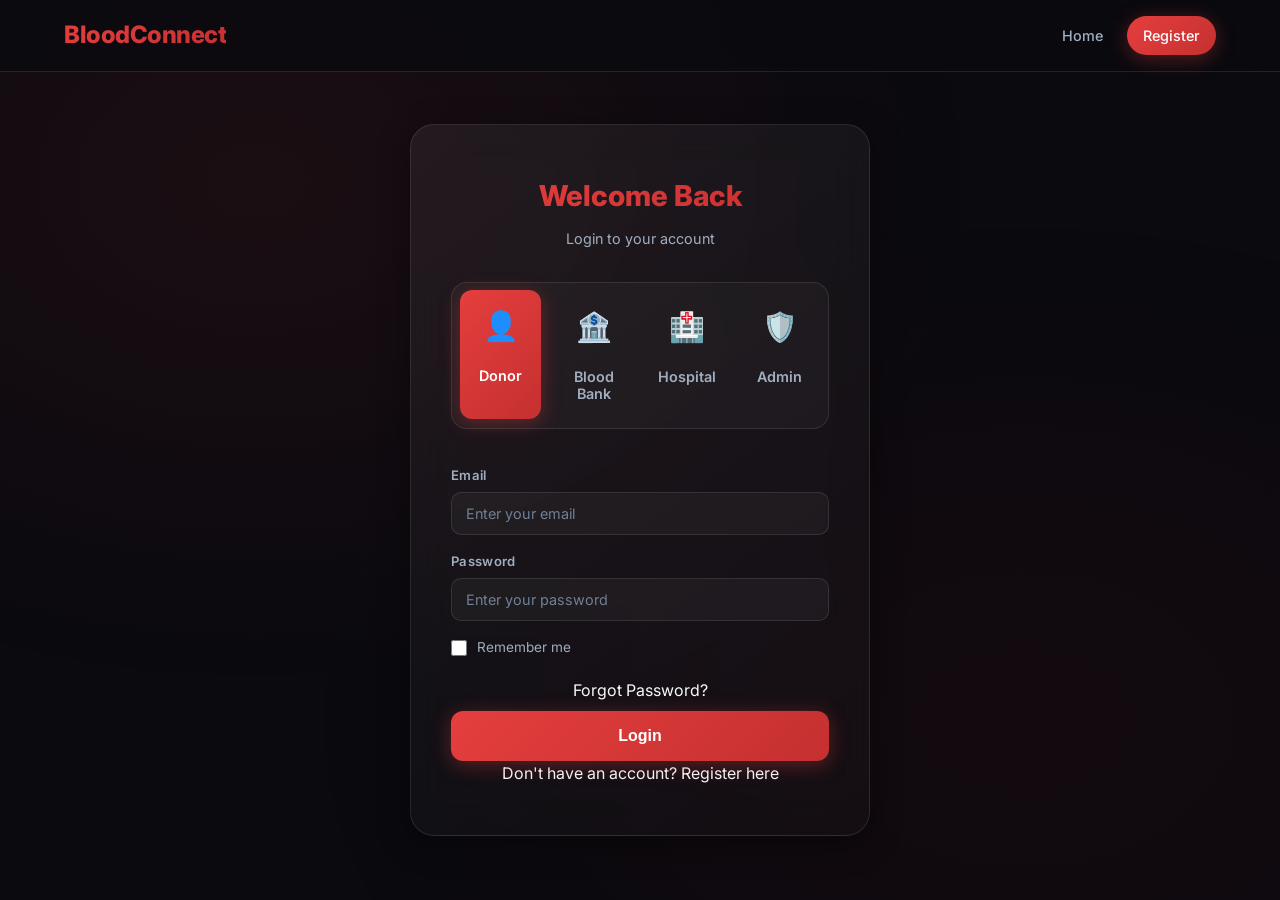
<file: frontend/login.html>
<!DOCTYPE html>
<html lang="en">
<head>
    <meta charset="UTF-8">
    <meta name="viewport" content="width=device-width, initial-scale=1.0">
    <title>Login - BloodConnect</title>
    <link rel="stylesheet" href="css/style.css">
</head>
<body>
    <!-- Navigation Bar -->
    <nav class="navbar">
        <div class="container">
            <div class="nav-brand">
                <h1><a href="index.html">BloodConnect</a></h1>
            </div>
            <ul class="nav-menu">
                <li><a href="index.html">Home</a></li>
                <li><a href="register.html" class="btn-primary">Register</a></li>
            </ul>
        </div>
    </nav>

    <!-- Login Section -->
    <section class="login-section">
        <div class="container">
            <div class="login-container">
                <h2>Welcome Back</h2>
                <p class="subtitle">Login to your account</p>

                <!-- Role Selection -->
                <div class="role-selector">
                    <button class="role-btn active" data-role="donor">
                        <span class="role-icon">👤</span>
                        Donor
                    </button>
                    <button class="role-btn" data-role="bank">
                        <span class="role-icon">🏦</span>
                        Blood Bank
                    </button>
                    <button class="role-btn" data-role="hospital">
                        <span class="role-icon">🏥</span>
                        Hospital
                    </button>
                    <button class="role-btn" data-role="admin">
                        <span class="role-icon">🛡️</span>
                        Admin
                    </button>
                </div>

                <!-- Login Form -->
                <form id="loginForm" class="login-form" novalidate>
                    <input type="hidden" id="userRole" name="role" value="donor">
                    
                    <div class="form-group">
                        <label for="email">Email</label>
                        <input type="email" id="email" name="email" required placeholder="Enter your email">
                    </div>

                    <div class="form-group">
                        <label for="password">Password</label>
                        <input type="password" id="password" name="password" required placeholder="Enter your password">
                    </div>

                    <div class="form-options">
                        <label class="checkbox-label">
                            <input type="checkbox" name="remember">
                            Remember me
                        </label>
                        <a href="#" class="forgot-password">Forgot Password?</a>
                    </div>

                    <button type="submit" class="btn-primary btn-block">Login</button>
                </form>

                <p class="register-link">Don't have an account? <a href="register.html">Register here</a></p>
            </div>
        </div>
    </section>



    <script src="js/login.js"></script>
</body>
</html>
</file>
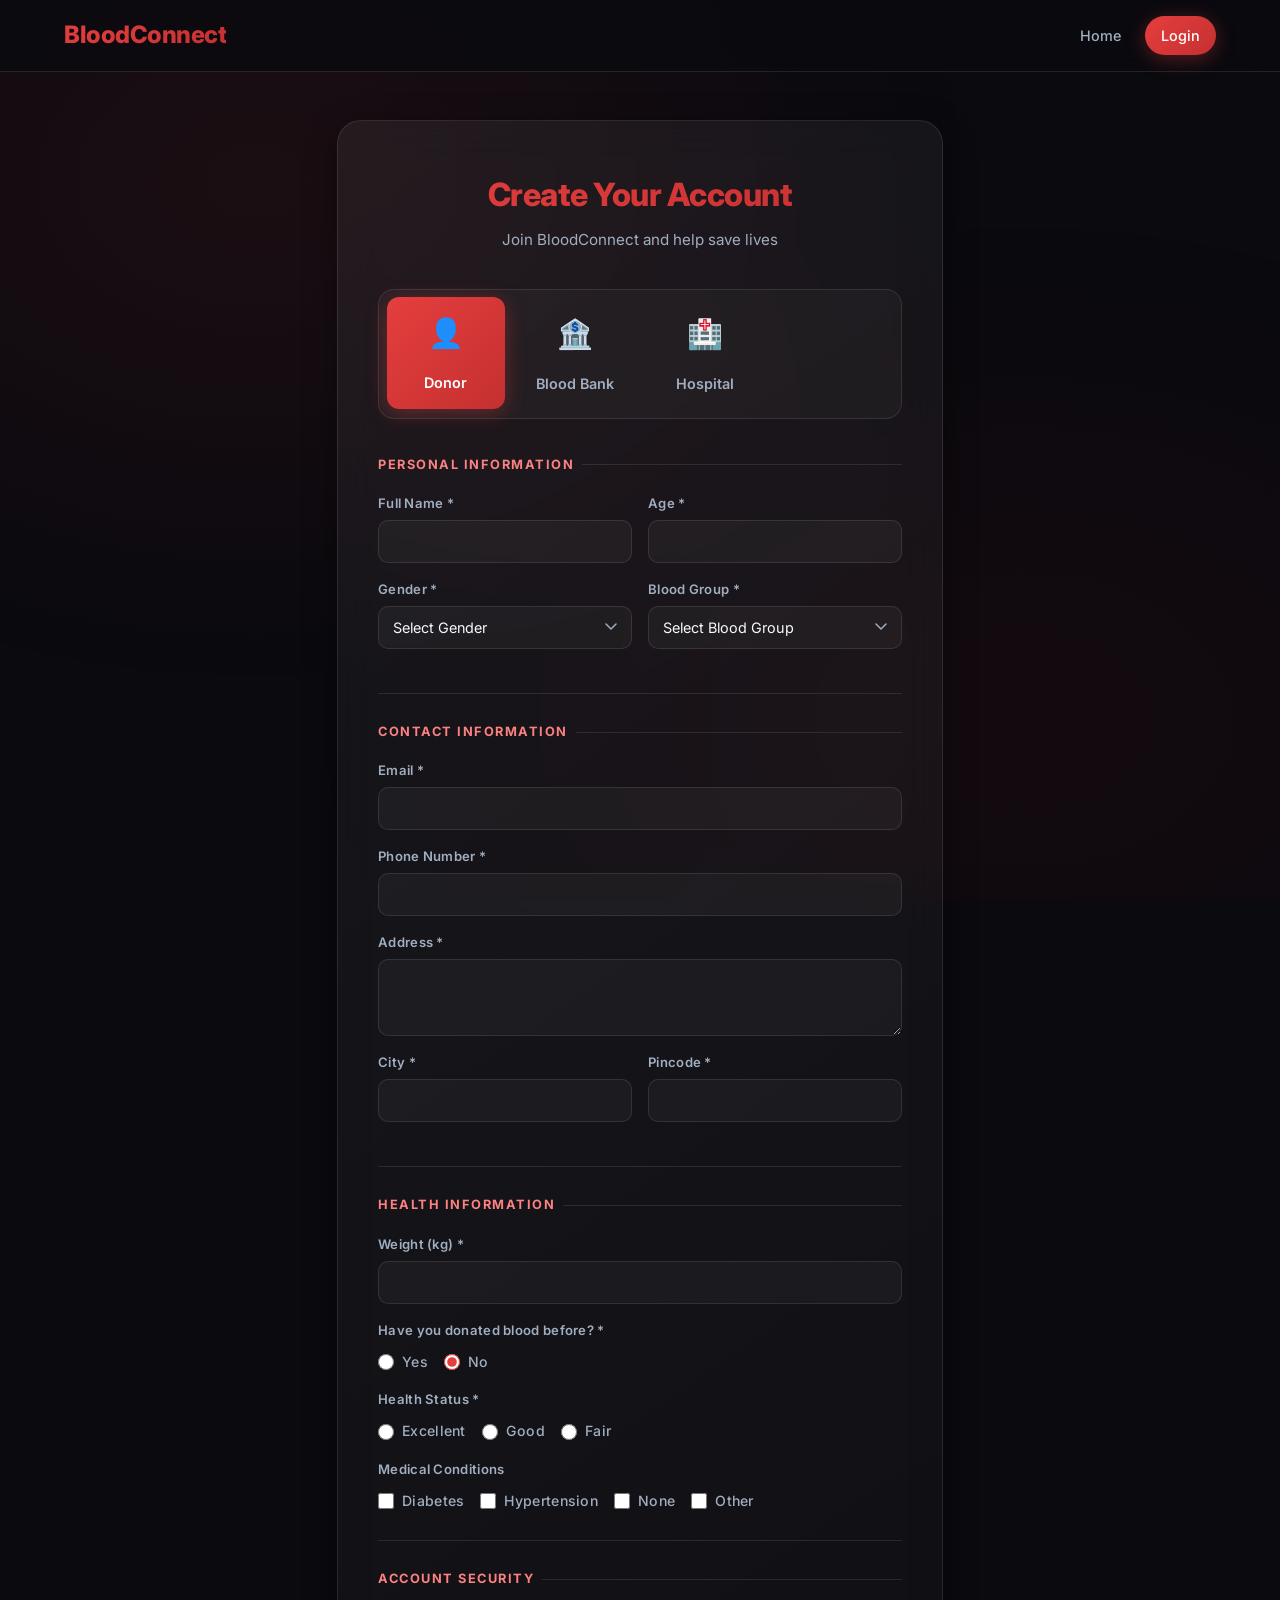
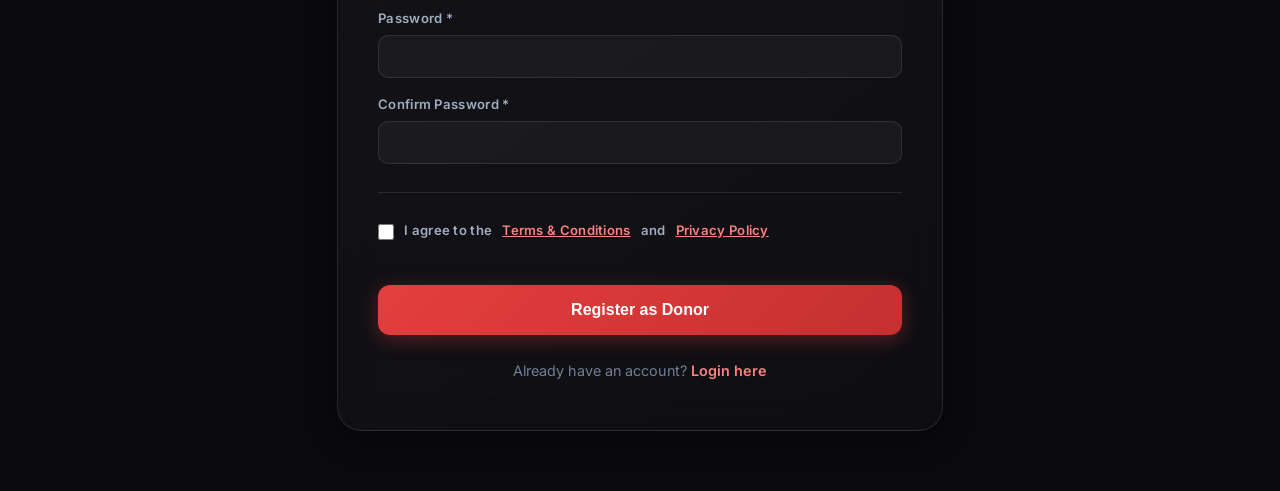
<file: frontend/register.html>
<!DOCTYPE html>
<html lang="en">
<head>
    <meta charset="UTF-8">
    <meta name="viewport" content="width=device-width, initial-scale=1.0">
    <title>Register - BloodConnect</title>
    <link rel="stylesheet" href="css/style.css">
</head>
<body>
    <!-- Navigation Bar -->
    <nav class="navbar">
        <div class="container">
            <div class="nav-brand">
                <h1><a href="index.html">BloodConnect</a></h1>
            </div>
            <ul class="nav-menu">
                <li><a href="index.html">Home</a></li>
                <li><a href="login.html" class="btn-primary">Login</a></li>
            </ul>
        </div>
    </nav>

    <!-- Registration Section -->
    <section class="registration-section">
        <div class="container">
            <div class="registration-container">
                <h2>Create Your Account</h2>
                <p class="subtitle">Join BloodConnect and help save lives</p>

                <!-- Role Selection -->
                <div class="role-selector">
                    <button class="role-btn active" data-role="donor">
                        <span class="role-icon">👤</span>
                        Donor
                    </button>
                    <button class="role-btn" data-role="bank">
                        <span class="role-icon">🏦</span>
                        Blood Bank
                    </button>
                    <button class="role-btn" data-role="hospital">
                        <span class="role-icon">🏥</span>
                        Hospital
                    </button>
                </div>

                <!-- Registration Forms -->
                <!-- Donor Registration Form -->
                <form id="donorForm" class="registration-form active" novalidate>
                    <input type="hidden" name="role" value="donor">
                    
                    <div class="form-section">
                        <h3>Personal Information</h3>
                        <div class="form-row">
                            <div class="form-group">
                                <label for="donor-name">Full Name *</label>
                                <input type="text" id="donor-name" name="name" required>
                            </div>
                            <div class="form-group">
                                <label for="donor-age">Age *</label>
                                <input type="number" id="donor-age" name="age" min="18" max="65" required>
                            </div>
                        </div>

                        <div class="form-row">
                            <div class="form-group">
                                <label for="donor-gender">Gender *</label>
                                <select id="donor-gender" name="gender" required>
                                    <option value="">Select Gender</option>
                                    <option value="male">Male</option>
                                    <option value="female">Female</option>
                                    <option value="other">Other</option>
                                </select>
                            </div>
                            <div class="form-group">
                                <label for="donor-blood-group">Blood Group *</label>
                                <select id="donor-blood-group" name="blood_group" onchange="toggleCustomBloodGroup(this,'donor-custom-blood-group')" required>
                                    <option value="">Select Blood Group</option>
                                    <option value="A+">A+</option>
                                    <option value="A-">A-</option>
                                    <option value="B+">B+</option>
                                    <option value="B-">B-</option>
                                    <option value="AB+">AB+</option>
                                    <option value="AB-">AB-</option>
                                    <option value="O+">O+</option>
                                    <option value="O-">O-</option>
                                    <option value="other">Other (specify)</option>
                                </select>
                                <input type="text" id="donor-custom-blood-group" name="custom_blood_group" placeholder="Type your blood group e.g. Bombay O" style="display:none; margin-top:8px;" maxlength="10">
                            </div>
                        </div>
                    </div>

                    <div class="form-section">
                        <h3>Contact Information</h3>
                        <div class="form-group">
                            <label for="donor-email">Email *</label>
                            <input type="email" id="donor-email" name="email" required>
                        </div>
                        <div class="form-group">
                            <label for="donor-phone">Phone Number *</label>
                            <input type="tel" id="donor-phone" name="phone" pattern="[0-9]{10}" required>
                        </div>
                        <div class="form-group">
                            <label for="donor-address">Address *</label>
                            <textarea id="donor-address" name="address" rows="3" required></textarea>
                        </div>
                        <div class="form-row">
                            <div class="form-group">
                                <label for="donor-city">City *</label>
                                <input type="text" id="donor-city" name="city" required>
                            </div>
                            <div class="form-group">
                                <label for="donor-pincode">Pincode *</label>
                                <input type="text" id="donor-pincode" name="pincode" pattern="[0-9]{6}" required>
                            </div>
                        </div>
                    </div>

                    <div class="form-section">
                        <h3>Health Information</h3>
                        <div class="form-group">
                            <label for="donor-weight">Weight (kg) *</label>
                            <input type="number" id="donor-weight" name="weight" min="45" required>
                        </div>
                        <div class="form-group">
                            <label>Have you donated blood before? *</label>
                            <div class="radio-group">
                                <label>
                                    <input type="radio" name="donated_before" value="yes" onchange="toggleLastDonation(this)">
                                    Yes
                                </label>
                                <label>
                                    <input type="radio" name="donated_before" value="no" onchange="toggleLastDonation(this)" checked>
                                    No
                                </label>
                            </div>
                        </div>
                        <div class="form-group" id="last-donation-group" style="display:none;">
                            <label for="donor-last-donation">Last Donation Date</label>
                            <input type="date" id="donor-last-donation" name="last_donation_date">
                        </div>
                        <div class="form-group">
                            <label>Health Status *</label>
                            <div class="radio-group">
                                <label>
                                    <input type="radio" name="health_status" value="excellent" required>
                                    Excellent
                                </label>
                                <label>
                                    <input type="radio" name="health_status" value="good" required>
                                    Good
                                </label>
                                <label>
                                    <input type="radio" name="health_status" value="fair" required>
                                    Fair
                                </label>
                            </div>
                        </div>
                        <div class="form-group">
                            <label>Medical Conditions</label>
                            <div class="checkbox-group">
                                <label>
                                    <input type="checkbox" name="medical_conditions" value="diabetes">
                                    Diabetes
                                </label>
                                <label>
                                    <input type="checkbox" name="medical_conditions" value="hypertension">
                                    Hypertension
                                </label>
                                <label>
                                    <input type="checkbox" name="medical_conditions" value="none">
                                    None
                                </label>
                                <label>
                                    <input type="checkbox" name="medical_conditions" value="other" id="medical-other-check" onchange="toggleMedicalOther(this)">
                                    Other
                                </label>
                            </div>
                            <input type="text" id="medical-other-input" name="medical_conditions_other" placeholder="Please describe your condition..." style="display:none; margin-top:10px;" maxlength="200">
                        </div>
                    </div>

                    <div class="form-section">
                        <h3>Account Security</h3>
                        <div class="form-group">
                            <label for="donor-password">Password *</label>
                            <input type="password" id="donor-password" name="password" minlength="8" required>
                        </div>
                        <div class="form-group">
                            <label for="donor-confirm-password">Confirm Password *</label>
                            <input type="password" id="donor-confirm-password" name="confirm_password" minlength="8" required>
                        </div>
                    </div>

                    <div class="form-group">
                        <label class="checkbox-label">
                            <input type="checkbox" name="terms" required>
                            I agree to the <a href="#">Terms & Conditions</a> and <a href="#">Privacy Policy</a>
                        </label>
                    </div>

                    <button type="submit" class="btn-primary btn-block">Register as Donor</button>
                </form>

                <!-- Blood Bank Registration Form -->
                <form id="bankForm" class="registration-form" novalidate>
                    <input type="hidden" name="role" value="bank">
                    
                    <div class="form-section">
                        <h3>Blood Bank Information</h3>
                        <div class="form-group">
                            <label for="bank-name">Blood Bank Name *</label>
                            <input type="text" id="bank-name" name="name" required>
                        </div>
                        <div class="form-group">
                            <label for="bank-license">License ID *</label>
                            <input type="text" id="bank-license" name="license_id" required>
                        </div>
                        <div class="form-group">
                            <label for="bank-registration">Registration Number *</label>
                            <input type="text" id="bank-registration" name="registration_number" required>
                        </div>
                    </div>

                    <div class="form-section">
                        <h3>Contact Information</h3>
                        <div class="form-group">
                            <label for="bank-email">Email *</label>
                            <input type="email" id="bank-email" name="email" required>
                        </div>
                        <div class="form-group">
                            <label for="bank-phone">Phone Number *</label>
                            <input type="tel" id="bank-phone" name="phone" pattern="[0-9]{10}" required>
                        </div>
                        <div class="form-group">
                            <label for="bank-contact-person">Contact Person Name *</label>
                            <input type="text" id="bank-contact-person" name="contact_person" required>
                        </div>
                    </div>

                    <div class="form-section">
                        <h3>Location Information</h3>
                        <div class="form-group">
                            <label for="bank-address">Address *</label>
                            <textarea id="bank-address" name="address" rows="3" required></textarea>
                        </div>
                        <div class="form-row">
                            <div class="form-group">
                                <label for="bank-city">City *</label>
                                <input type="text" id="bank-city" name="city" required>
                            </div>
                            <div class="form-group">
                                <label for="bank-state">State *</label>
                                <input type="text" id="bank-state" name="state" required>
                            </div>
                        </div>
                        <div class="form-row">
                            <div class="form-group">
                                <label for="bank-pincode">Pincode *</label>
                                <input type="text" id="bank-pincode" name="pincode" pattern="[0-9]{6}" required>
                            </div>
                            <div class="form-group">
                                <label for="bank-country">Country *</label>
                                <input type="text" id="bank-country" name="country" value="India" required>
                            </div>
                        </div>
                    </div>

                    <div class="form-section">
                        <h3>Operational Details</h3>
                        <div class="form-row">
                            <div class="form-group">
                                <label for="bank-capacity">Storage Capacity (units) *</label>
                                <input type="number" id="bank-capacity" name="capacity" min="1" required>
                            </div>
                            <div class="form-group">
                                <label for="bank-operating-hours">Operating Hours *</label>
                                <input type="text" id="bank-operating-hours" name="operating_hours" placeholder="e.g., 9 AM - 6 PM" required>
                            </div>
                        </div>
                    </div>

                    <div class="form-section">
                        <h3>Account Security</h3>
                        <div class="form-group">
                            <label for="bank-password">Password *</label>
                            <input type="password" id="bank-password" name="password" minlength="8" required>
                        </div>
                        <div class="form-group">
                            <label for="bank-confirm-password">Confirm Password *</label>
                            <input type="password" id="bank-confirm-password" name="confirm_password" minlength="8" required>
                        </div>
                    </div>

                    <div class="form-group">
                        <label class="checkbox-label">
                            <input type="checkbox" name="terms" required>
                            I agree to the <a href="#">Terms & Conditions</a> and <a href="#">Privacy Policy</a>
                        </label>
                    </div>

                    <button type="submit" class="btn-primary btn-block">Register Blood Bank</button>
                </form>

                <!-- Hospital Registration Form -->
                <form id="hospitalForm" class="registration-form" novalidate>
                    <input type="hidden" name="role" value="hospital">
                    
                    <div class="form-section">
                        <h3>Hospital Information</h3>
                        <div class="form-group">
                            <label for="hospital-name">Hospital Name *</label>
                            <input type="text" id="hospital-name" name="name" required>
                        </div>
                        <div class="form-group">
                            <label for="hospital-registration">Registration ID *</label>
                            <input type="text" id="hospital-registration" name="registration_id" required>
                        </div>
                        <div class="form-group">
                            <label for="hospital-type">Hospital Type *</label>
                            <select id="hospital-type" name="hospital_type" required>
                                <option value="">Select Type</option>
                                <option value="government">Government</option>
                                <option value="private">Private</option>
                                <option value="trust">Trust</option>
                            </select>
                        </div>
                    </div>

                    <div class="form-section">
                        <h3>Contact Information</h3>
                        <div class="form-group">
                            <label for="hospital-email">Email *</label>
                            <input type="email" id="hospital-email" name="email" required>
                        </div>
                        <div class="form-group">
                            <label for="hospital-phone">Phone Number *</label>
                            <input type="tel" id="hospital-phone" name="phone" pattern="[0-9]{10}" required>
                        </div>
                        <div class="form-group">
                            <label for="hospital-emergency">Emergency Contact *</label>
                            <input type="tel" id="hospital-emergency" name="emergency_contact" pattern="[0-9]{10}" required>
                        </div>
                        <div class="form-group">
                            <label for="hospital-contact-person">Contact Person Name *</label>
                            <input type="text" id="hospital-contact-person" name="contact_person" required>
                        </div>
                    </div>

                    <div class="form-section">
                        <h3>Location Information</h3>
                        <div class="form-group">
                            <label for="hospital-address">Address *</label>
                            <textarea id="hospital-address" name="address" rows="3" required></textarea>
                        </div>
                        <div class="form-row">
                            <div class="form-group">
                                <label for="hospital-city">City *</label>
                                <input type="text" id="hospital-city" name="city" required>
                            </div>
                            <div class="form-group">
                                <label for="hospital-state">State *</label>
                                <input type="text" id="hospital-state" name="state" required>
                            </div>
                        </div>
                        <div class="form-row">
                            <div class="form-group">
                                <label for="hospital-pincode">Pincode *</label>
                                <input type="text" id="hospital-pincode" name="pincode" pattern="[0-9]{6}" required>
                            </div>
                            <div class="form-group">
                                <label for="hospital-country">Country *</label>
                                <input type="text" id="hospital-country" name="country" value="India" required>
                            </div>
                        </div>
                    </div>

                    <div class="form-section">
                        <h3>Facility Details</h3>
                        <div class="form-row">
                            <div class="form-group">
                                <label for="hospital-beds">Number of Beds *</label>
                                <input type="number" id="hospital-beds" name="number_of_beds" min="1" required>
                            </div>
                            <div class="form-group">
                                <label for="hospital-specializations">Specializations</label>
                                <input type="text" id="hospital-specializations" name="specializations" placeholder="e.g., Cardiology, Neurology">
                            </div>
                        </div>
                    </div>

                    <div class="form-section">
                        <h3>Account Security</h3>
                        <div class="form-group">
                            <label for="hospital-password">Password *</label>
                            <input type="password" id="hospital-password" name="password" minlength="8" required>
                        </div>
                        <div class="form-group">
                            <label for="hospital-confirm-password">Confirm Password *</label>
                            <input type="password" id="hospital-confirm-password" name="confirm_password" minlength="8" required>
                        </div>
                    </div>

                    <div class="form-group">
                        <label class="checkbox-label">
                            <input type="checkbox" name="terms" required>
                            I agree to the <a href="#">Terms & Conditions</a> and <a href="#">Privacy Policy</a>
                        </label>
                    </div>

                    <button type="submit" class="btn-primary btn-block">Register Hospital</button>
                </form>

                <p class="login-link">Already have an account? <a href="login.html">Login here</a></p>
            </div>
        </div>
    </section>



    <script>
        function toggleCustomBloodGroup(selectEl, inputId) {
            const customInput = document.getElementById(inputId);
            if (selectEl.value === 'other') {
                customInput.style.display = 'block';
                customInput.required = true;
                customInput.focus();
            } else {
                customInput.style.display = 'none';
                customInput.required = false;
                customInput.value = '';
            }
        }

        function toggleLastDonation(radio) {
            const group = document.getElementById('last-donation-group');
            if (radio.value === 'yes') {
                group.style.display = 'block';
            } else {
                group.style.display = 'none';
                document.getElementById('donor-last-donation').value = '';
            }
        }

        function toggleMedicalOther(checkbox) {
            const input = document.getElementById('medical-other-input');
            if (checkbox.checked) {
                input.style.display = 'block';
                input.focus();
            } else {
                input.style.display = 'none';
                input.value = '';
            }
        }
    </script>
    <script src="js/registration.js"></script>
</body>
</html>
</file>
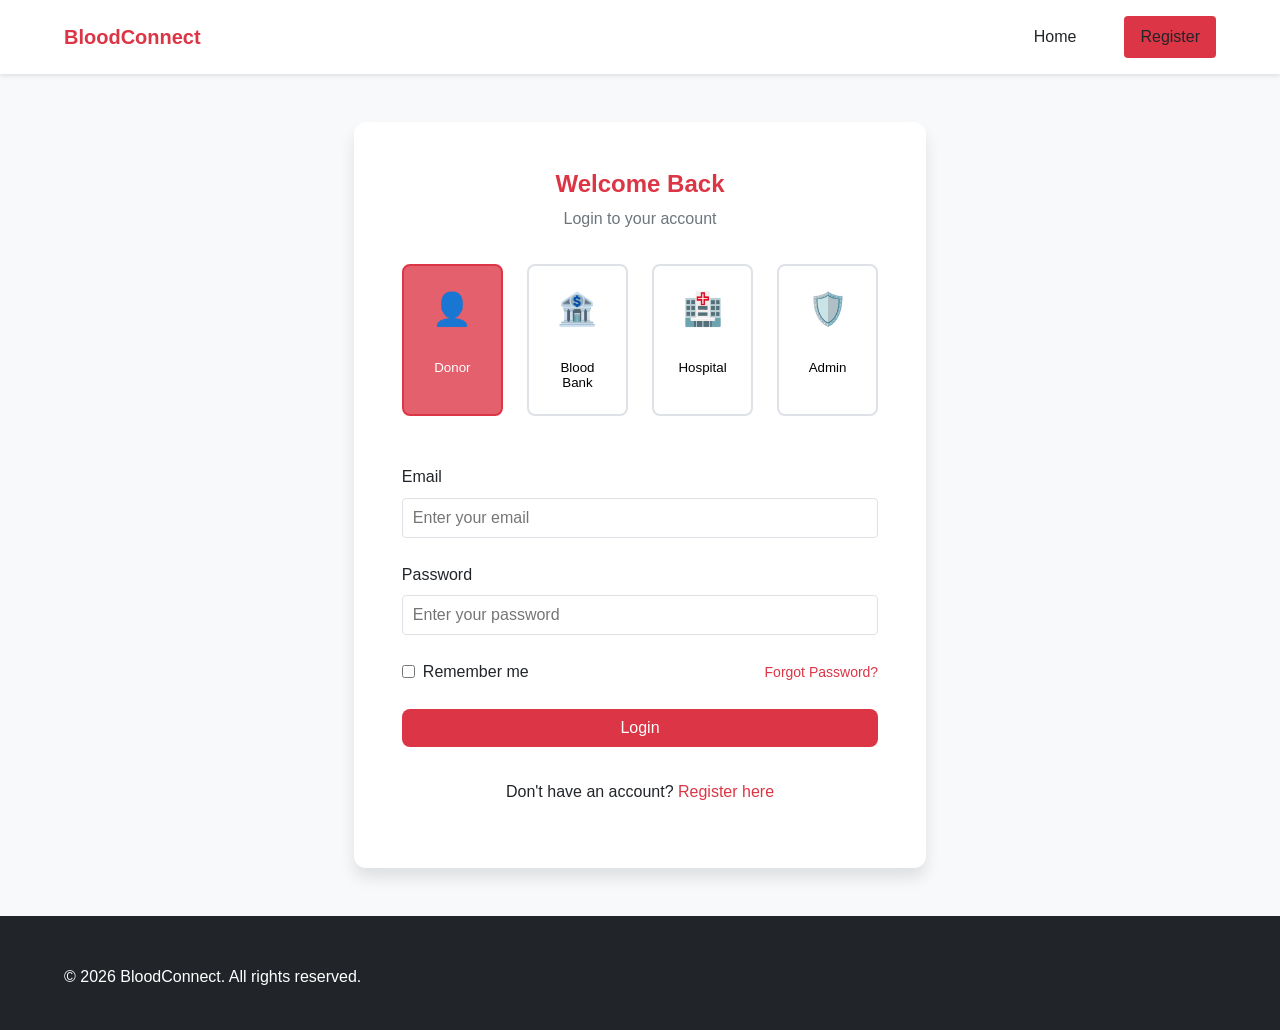
<file: Crowd-Aware-Blood-Donation-Availability-Coordination/frontend/admin-dashboard.html>
<!DOCTYPE html>
<html lang="en">

<head>
    <meta charset="UTF-8">
    <meta name="viewport" content="width=device-width, initial-scale=1.0">
    <title>Admin Dashboard - BloodConnect</title>
    <link rel="stylesheet" href="css/style.css">
    <link rel="stylesheet" href="css/dashboard.css">
    <style>
        /* Admin specific styles */
        .report-card {
            background: white;
            border-radius: 12px;
            padding: 1.5rem;
            box-shadow: 0 2px 4px rgba(0, 0, 0, 0.05);
            margin-bottom: 1rem;
            display: flex;
            justify-content: space-between;
            align-items: center;
        }

        .report-info h4 {
            margin: 0 0 0.5rem 0;
        }

        .report-meta {
            color: #666;
            font-size: 0.9rem;
        }

        .report-actions {
            display: flex;
            gap: 0.5rem;
        }

        .status-badge.pending {
            background: #fff3cd;
            color: #856404;
        }

        .status-badge.approved {
            background: #d4edda;
            color: #155724;
        }

        .status-badge.rejected {
            background: #f8d7da;
            color: #721c24;
        }

        /* Tabs */
        .tabs {
            display: flex;
            gap: 1rem;
            margin-bottom: 1rem;
            border-bottom: 1px solid #eee;
            padding-bottom: 0.5rem;
        }

        .tab-btn {
            background: none;
            border: none;
            padding: 0.5rem 1rem;
            cursor: pointer;
            font-weight: 500;
            color: #666;
            border-bottom: 2px solid transparent;
        }

        .tab-btn.active {
            color: #d9534f;
            border-bottom-color: #d9534f;
        }

        .tab-content {
            display: none;
        }

        .tab-content.active {
            display: block;
        }

        .card-header {
            display: flex;
            justify-content: space-between;
            align-items: center;
            margin-bottom: 1rem;
        }

        .filter-select {
            padding: 0.25rem 0.5rem;
            border-radius: 4px;
            border: 1px solid #ddd;
        }

        .tabs .badge {
            background: #eee;
            color: #333;
            border-radius: 10px;
            padding: 2px 6px;
            font-size: 0.8rem;
            margin-left: 5px;
        }

        .tab-btn.active .badge {
            background: #d9534f;
            color: white;
        }

        /* Modal Styles */
        .modal {
            display: none;
            position: fixed;
            z-index: 1000;
            left: 0;
            top: 0;
            width: 100%;
            height: 100%;
            overflow: auto;
            background-color: rgba(0, 0, 0, 0.5);
            animation: fadeIn 0.3s;
        }

        .modal-content {
            background-color: #fefefe;
            margin: 10% auto;
            padding: 0;
            border-radius: 8px;
            width: 50%;
            max-width: 600px;
            box-shadow: 0 4px 6px rgba(0, 0, 0, 0.1);
            animation: slideIn 0.3s;
        }

        @keyframes slideIn {
            from {
                transform: translateY(-50px);
                opacity: 0;
            }

            to {
                transform: translateY(0);
                opacity: 1;
            }
        }

        @keyframes fadeIn {
            from {
                opacity: 0;
            }

            to {
                opacity: 1;
            }
        }

        .modal-header {
            padding: 1rem 1.5rem;
            border-bottom: 1px solid #eee;
            display: flex;
            justify-content: space-between;
            align-items: center;
        }

        .modal-header h2 {
            margin: 0;
            font-size: 1.25rem;
            color: #333;
        }

        .close-modal {
            color: #aaa;
            font-size: 28px;
            font-weight: bold;
            cursor: pointer;
        }

        .close-modal:hover,
        .close-modal:focus {
            color: black;
            text-decoration: none;
            cursor: pointer;
        }

        .modal-body {
            padding: 1.5rem;
        }

        .detail-row {
            margin-bottom: 1rem;
            display: flex;
            border-bottom: 1px solid #f9f9f9;
            padding-bottom: 0.5rem;
        }

        .detail-label {
            font-weight: 600;
            width: 150px;
            color: #555;
        }

        .detail-value {
            flex: 1;
            color: #333;
        }

        .modal-footer {
            padding: 1rem 1.5rem;
            border-top: 1px solid #eee;
            display: flex;
            justify-content: flex-end;
            gap: 1rem;
            background: #fcfcfc;
            border-radius: 0 0 8px 8px;
        }
    </style>
</head>

<body>
    <!-- Sidebar -->
    <div class="dashboard-layout">
        <aside class="sidebar">
            <div class="sidebar-header">
                <h2>BloodConnect</h2>
                <span class="user-role">Administrator</span>
            </div>
            <nav class="sidebar-nav">
                <a href="#dashboard" class="nav-item active" data-section="dashboard">
                    <span class="icon">📊</span>
                    Dashboard
                </a>
                <a href="#verification" class="nav-item" data-section="verification">
                    <span class="icon">✓</span>
                    Verification
                </a>
                <a href="#requests" class="nav-item" data-section="requests">
                    <span class="icon">🚑</span>
                    Blood Requests
                </a>
                <a href="#users" class="nav-item" data-section="users">
                    <span class="icon">👥</span>
                    User Management
                </a>
            </nav>
            <div class="sidebar-footer">
                <a href="#" id="logoutBtn" class="logout-btn">
                    <span class="icon">🚪</span>
                    Logout
                </a>
            </div>
        </aside>

        <!-- Main Content -->
        <main class="main-content">
            <!-- Header -->
            <header class="dashboard-header">
                <div class="header-left">
                    <button class="menu-toggle">☰</button>
                    <h1 id="page-title">Admin Dashboard</h1>
                </div>
                <div class="header-right">
                    <button class="btn-primary" id="runPredictionBtn"
                        style="margin-right: 15px; background: #9b59b6; border-color: #8e44ad;">
                        <span class="icon">🔮</span> AI Analysis
                    </button>
                    <div class="user-profile">
                        <div class="user-avatar"
                            style="background: #333; color: white; display: flex; align-items: center; justify-content: center; width: 40px; height: 40px; border-radius: 50%;">
                            A</div>
                        <div>
                            <span class="user-name">System Admin</span>
                        </div>
                    </div>
                </div>
            </header>

            <!-- Dashboard Overview -->
            <section id="dashboard" class="content-section active">
                <div class="stats-grid">
                    <div class="stat-card">
                        <div class="stat-icon">📄</div>
                        <div class="stat-details">
                            <h3>Pending Reports</h3>
                            <p class="stat-number" id="pendingCount">Loading...</p>
                        </div>
                    </div>
                    <div class="stat-card">
                        <div class="stat-icon">👥</div>
                        <div class="stat-details">
                            <h3>Total Donors</h3>
                            <p class="stat-number" id="totalDonorsCount">--</p>
                        </div>
                    </div>
                </div>
            </section>

            <!-- Verification Section -->
            <section id="verification" class="content-section">
                <div class="card-header">
                    <h2>Verification Requests</h2>
                    <select id="verificationFilter" class="filter-select">
                        <option value="all">All Status</option>
                        <option value="pending" selected>Pending</option>
                        <option value="approved">Approved</option>
                        <option value="rejected">Rejected</option>
                    </select>
                </div>

                <div class="tabs">
                    <button class="tab-btn active" data-tab="reportsTab">
                        Donors <span id="donorsCount" class="badge" style="display:none">0</span>
                    </button>
                    <button class="tab-btn" data-tab="hospitalsTab">
                        Hospitals <span id="hospitalsCount" class="badge" style="display:none">0</span>
                    </button>
                    <button class="tab-btn" data-tab="banksTab">
                        Blood Banks <span id="banksCount" class="badge" style="display:none">0</span>
                    </button>
                </div>

                <!-- Donor Reports Tab -->
                <div id="reportsTab" class="tab-content active">
                    <div class="section-headers"
                        style="display: flex; justify-content: space-between; margin-bottom: 1rem;">
                        <h3>Donor Registrations</h3>
                        <button class="btn-secondary" onclick="loadReports()">Refresh List</button>
                    </div>
                    <div id="reportsList" class="reports-container">
                        <p>Loading reports...</p>
                    </div>
                </div>

                <!-- Hospitals Tab -->
                <div id="hospitalsTab" class="tab-content">
                    <div class="section-headers"
                        style="display: flex; justify-content: space-between; margin-bottom: 1rem;">
                        <h3>Hospital Registrations</h3>
                        <button class="btn-secondary" onclick="loadUsers('hospital', 'hospitalsList')">Refresh
                            List</button>
                    </div>
                    <div id="hospitalsList" class="reports-container">
                        <p>Loading hospitals...</p>
                    </div>
                </div>

                <!-- Blood Banks Tab -->
                <div id="banksTab" class="tab-content">
                    <div class="section-headers"
                        style="display: flex; justify-content: space-between; margin-bottom: 1rem;">
                        <h3>Blood Bank Registrations</h3>
                        <button class="btn-secondary" onclick="loadUsers('blood_bank', 'banksList')">Refresh
                            List</button>
                    </div>
                    <div id="banksList" class="reports-container">
                        <p>Loading blood banks...</p>
                    </div>
                </div>
            </section>

            <!-- Blood Requests Section -->
            <section id="requests" class="content-section">
                <div class="section-header">
                    <h2>Hospital Blood Requests</h2>
                    <button class="btn-secondary" onclick="loadBloodRequests()">Refresh List</button>
                </div>

                <div id="bloodRequestsList" class="reports-container">
                    <!-- Requests will be populated here -->
                    <p>Loading requests...</p>
                </div>
            </section>

            <!-- Users Section (Placeholder) -->
            <section id="users" class="content-section">
                <h2>User Management</h2>
                <p>User management feature coming soon.</p>
            </section>

        </main>
        <!-- Verification Details Modal -->
        <div id="detailsModal" class="modal">
            <div class="modal-content">
                <div class="modal-header">
                    <h2 id="modalTitle">Verification Details</h2>
                    <span class="close-modal" onclick="closeModal()">&times;</span>
                </div>
                <div class="modal-body" id="modalBody">
                    <!-- Details will be populated here -->
                </div>
                <div class="modal-footer" id="modalFooter">
                    <!-- Actions will be populated here -->
                </div>
            </div>
        </div>

    </div>

    <script src="js/dashboard-common.js"></script>
    <script src="js/admin-dashboard.js"></script>
</body>

</html>
</file>
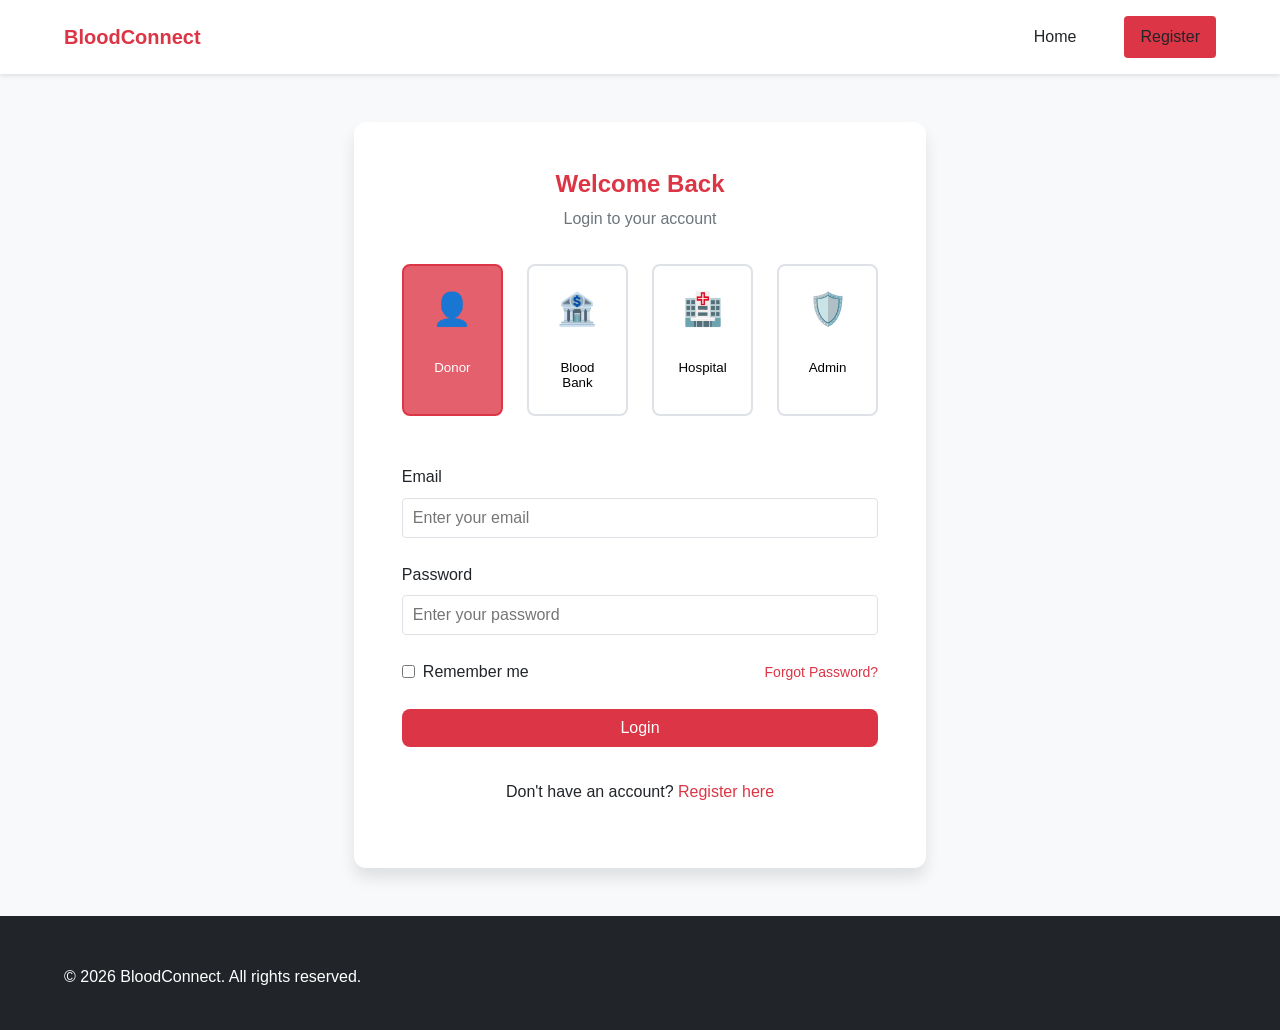
<file: Crowd-Aware-Blood-Donation-Availability-Coordination/frontend/login.html>
<!DOCTYPE html>
<html lang="en">

<head>
    <meta charset="UTF-8">
    <meta name="viewport" content="width=device-width, initial-scale=1.0">
    <title>Login - BloodConnect</title>
    <link rel="stylesheet" href="css/style.css">
</head>

<body>
    <!-- Navigation Bar -->
    <nav class="navbar">
        <div class="container">
            <div class="nav-brand">
                <h1><a href="index.html">BloodConnect</a></h1>
            </div>
            <ul class="nav-menu">
                <li><a href="index.html">Home</a></li>
                <li><a href="register.html" class="btn-primary">Register</a></li>
            </ul>
        </div>
    </nav>

    <!-- Login Section -->
    <section class="login-section">
        <div class="container">
            <div class="login-container">
                <h2>Welcome Back</h2>
                <p class="subtitle">Login to your account</p>

                <!-- Role Selection -->
                <div class="role-selector">
                    <button class="role-btn active" data-role="donor">
                        <span class="role-icon">👤</span>
                        Donor
                    </button>
                    <button class="role-btn" data-role="bank">
                        <span class="role-icon">🏦</span>
                        Blood Bank
                    </button>
                    <button class="role-btn" data-role="hospital">
                        <span class="role-icon">🏥</span>
                        Hospital
                    </button>
                    <button class="role-btn" data-role="admin">
                        <span class="role-icon">🛡️</span>
                        Admin
                    </button>
                </div>

                <!-- Login Form -->
                <form id="loginForm" class="login-form" novalidate>
                    <input type="hidden" id="userRole" name="role" value="donor">

                    <div class="form-group">
                        <label for="email">Email</label>
                        <input type="email" id="email" name="email" required placeholder="Enter your email">
                    </div>

                    <div class="form-group">
                        <label for="password">Password</label>
                        <input type="password" id="password" name="password" required placeholder="Enter your password">
                    </div>

                    <div class="form-options">
                        <label class="checkbox-label">
                            <input type="checkbox" name="remember">
                            Remember me
                        </label>
                        <a href="#" class="forgot-password">Forgot Password?</a>
                    </div>

                    <button type="submit" class="btn-primary btn-block">Login</button>
                </form>

                <p class="register-link">Don't have an account? <a href="register.html">Register here</a></p>
            </div>
        </div>
    </section>

    <!-- Footer -->
    <footer class="footer">
        <div class="container">
            <p>&copy; 2026 BloodConnect. All rights reserved.</p>
        </div>
    </footer>

    <script src="js/login.js"></script>
</body>

</html>
</file>
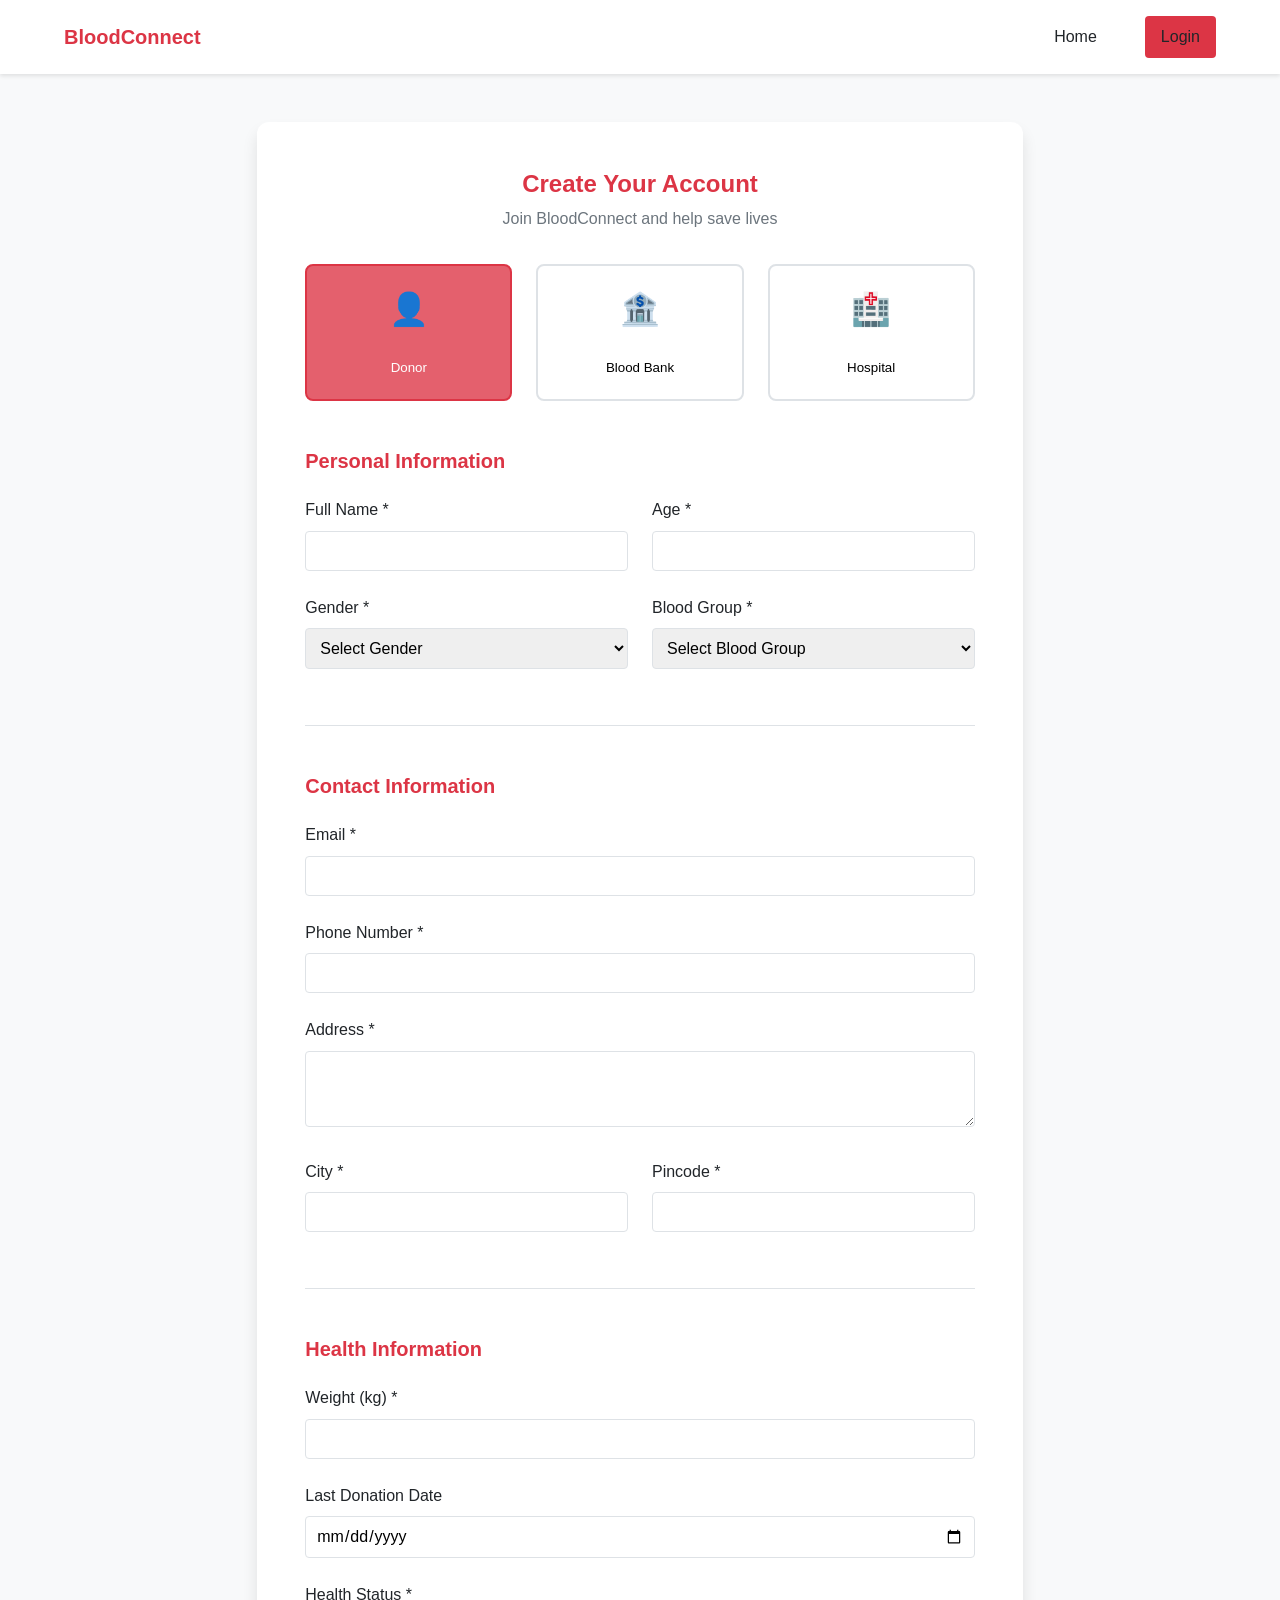
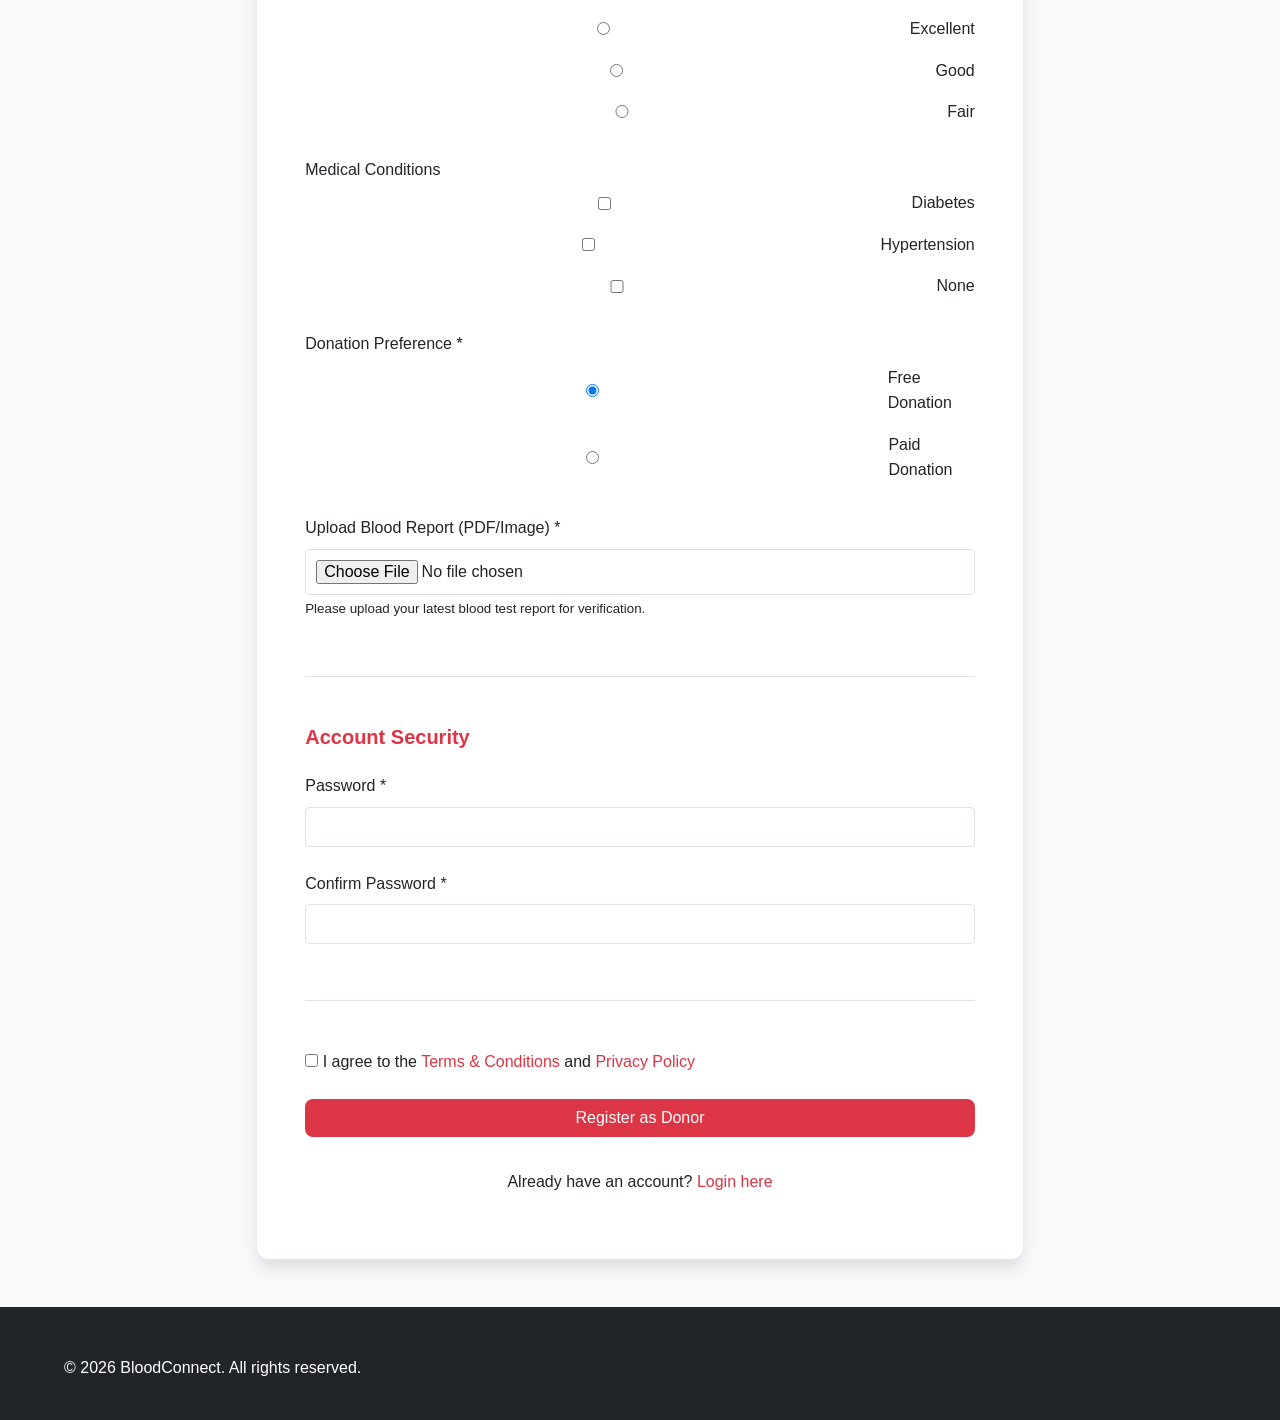
<file: Crowd-Aware-Blood-Donation-Availability-Coordination/frontend/register.html>
<!DOCTYPE html>
<html lang="en">

<head>
    <meta charset="UTF-8">
    <meta name="viewport" content="width=device-width, initial-scale=1.0">
    <title>Register - BloodConnect</title>
    <link rel="stylesheet" href="css/style.css">
</head>

<body>
    <!-- Navigation Bar -->
    <nav class="navbar">
        <div class="container">
            <div class="nav-brand">
                <h1><a href="index.html">BloodConnect</a></h1>
            </div>
            <ul class="nav-menu">
                <li><a href="index.html">Home</a></li>
                <li><a href="login.html" class="btn-primary">Login</a></li>
            </ul>
        </div>
    </nav>

    <!-- Registration Section -->
    <section class="registration-section">
        <div class="container">
            <div class="registration-container">
                <h2>Create Your Account</h2>
                <p class="subtitle">Join BloodConnect and help save lives</p>

                <!-- Role Selection -->
                <div class="role-selector">
                    <button class="role-btn active" data-role="donor">
                        <span class="role-icon">👤</span>
                        Donor
                    </button>
                    <button class="role-btn" data-role="bank">
                        <span class="role-icon">🏦</span>
                        Blood Bank
                    </button>
                    <button class="role-btn" data-role="hospital">
                        <span class="role-icon">🏥</span>
                        Hospital
                    </button>
                </div>

                <!-- Registration Forms -->
                <!-- Donor Registration Form -->
                <form id="donorForm" class="registration-form active" novalidate>
                    <input type="hidden" name="role" value="donor">

                    <div class="form-section">
                        <h3>Personal Information</h3>
                        <div class="form-row">
                            <div class="form-group">
                                <label for="donor-name">Full Name *</label>
                                <input type="text" id="donor-name" name="name" required>
                            </div>
                            <div class="form-group">
                                <label for="donor-age">Age *</label>
                                <input type="number" id="donor-age" name="age" min="18" max="65" required>
                            </div>
                        </div>

                        <div class="form-row">
                            <div class="form-group">
                                <label for="donor-gender">Gender *</label>
                                <select id="donor-gender" name="gender" required>
                                    <option value="">Select Gender</option>
                                    <option value="male">Male</option>
                                    <option value="female">Female</option>
                                    <option value="other">Other</option>
                                </select>
                            </div>
                            <div class="form-group">
                                <label for="donor-blood-group">Blood Group *</label>
                                <select id="donor-blood-group" name="blood_group" required>
                                    <option value="">Select Blood Group</option>
                                    <option value="A+">A+</option>
                                    <option value="A-">A-</option>
                                    <option value="B+">B+</option>
                                    <option value="B-">B-</option>
                                    <option value="AB+">AB+</option>
                                    <option value="AB-">AB-</option>
                                    <option value="O+">O+</option>
                                    <option value="O-">O-</option>
                                </select>
                            </div>
                        </div>
                    </div>

                    <div class="form-section">
                        <h3>Contact Information</h3>
                        <div class="form-group">
                            <label for="donor-email">Email *</label>
                            <input type="email" id="donor-email" name="email" required>
                        </div>
                        <div class="form-group">
                            <label for="donor-phone">Phone Number *</label>
                            <input type="tel" id="donor-phone" name="phone" pattern="[0-9]{10}" required>
                        </div>
                        <div class="form-group">
                            <label for="donor-address">Address *</label>
                            <textarea id="donor-address" name="address" rows="3" required></textarea>
                        </div>
                        <div class="form-row">
                            <div class="form-group">
                                <label for="donor-city">City *</label>
                                <input type="text" id="donor-city" name="city" required>
                            </div>
                            <div class="form-group">
                                <label for="donor-pincode">Pincode *</label>
                                <input type="text" id="donor-pincode" name="pincode" pattern="[0-9]{6}" required>
                            </div>
                        </div>
                    </div>

                    <div class="form-section">
                        <h3>Health Information</h3>
                        <div class="form-group">
                            <label for="donor-weight">Weight (kg) *</label>
                            <input type="number" id="donor-weight" name="weight" min="45" required>
                        </div>
                        <div class="form-group">
                            <label for="donor-last-donation">Last Donation Date</label>
                            <input type="date" id="donor-last-donation" name="last_donation_date">
                        </div>
                        <div class="form-group">
                            <label>Health Status *</label>
                            <div class="radio-group">
                                <label>
                                    <input type="radio" name="health_status" value="excellent" required>
                                    Excellent
                                </label>
                                <label>
                                    <input type="radio" name="health_status" value="good" required>
                                    Good
                                </label>
                                <label>
                                    <input type="radio" name="health_status" value="fair" required>
                                    Fair
                                </label>
                            </div>
                        </div>
                        <div class="form-group">
                            <label>Medical Conditions</label>
                            <div class="checkbox-group">
                                <label>
                                    <input type="checkbox" name="medical_conditions" value="diabetes">
                                    Diabetes
                                </label>
                                <label>
                                    <input type="checkbox" name="medical_conditions" value="hypertension">
                                    Hypertension
                                </label>
                                <label>
                                    <input type="checkbox" name="medical_conditions" value="none">
                                    None
                                </label>
                            </div>
                        </div>
                        <div class="form-group">
                            <label>Donation Preference *</label>
                            <div class="radio-group">
                                <label>
                                    <input type="radio" name="donation_type" value="Free" checked>
                                    Free Donation
                                </label>
                                <label>
                                    <input type="radio" name="donation_type" value="Paid">
                                    Paid Donation
                                </label>
                            </div>
                        </div>
                        <div class="form-group">
                            <label for="donor-report">Upload Blood Report (PDF/Image) *</label>
                            <input type="file" id="donor-report" name="report" accept=".pdf,.jpg,.jpeg,.png">
                            <small class="form-text text-muted">Please upload your latest blood test report for
                                verification.</small>
                        </div>
                    </div>

                    <div class="form-section">
                        <h3>Account Security</h3>
                        <div class="form-group">
                            <label for="donor-password">Password *</label>
                            <input type="password" id="donor-password" name="password" minlength="8" required>
                        </div>
                        <div class="form-group">
                            <label for="donor-confirm-password">Confirm Password *</label>
                            <input type="password" id="donor-confirm-password" name="confirm_password" minlength="8"
                                required>
                        </div>
                    </div>

                    <div class="form-group">
                        <label class="checkbox-label">
                            <input type="checkbox" name="terms" required>
                            I agree to the <a href="#">Terms & Conditions</a> and <a href="#">Privacy Policy</a>
                        </label>
                    </div>

                    <button type="submit" class="btn-primary btn-block">Register as Donor</button>
                </form>

                <!-- Blood Bank Registration Form -->
                <form id="bankForm" class="registration-form" novalidate>
                    <input type="hidden" name="role" value="bank">

                    <div class="form-section">
                        <h3>Blood Bank Information</h3>
                        <div class="form-group">
                            <label for="bank-name">Blood Bank Name *</label>
                            <input type="text" id="bank-name" name="name" required>
                        </div>
                        <div class="form-group">
                            <label for="bank-license">License ID *</label>
                            <input type="text" id="bank-license" name="license_id" required>
                        </div>
                        <div class="form-group">
                            <label for="bank-registration">Registration Number *</label>
                            <input type="text" id="bank-registration" name="registration_number" required>
                        </div>
                    </div>

                    <div class="form-section">
                        <h3>Contact Information</h3>
                        <div class="form-group">
                            <label for="bank-email">Email *</label>
                            <input type="email" id="bank-email" name="email" required>
                        </div>
                        <div class="form-group">
                            <label for="bank-phone">Phone Number *</label>
                            <input type="tel" id="bank-phone" name="phone" pattern="[0-9]{10}" required>
                        </div>
                        <div class="form-group">
                            <label for="bank-contact-person">Contact Person Name *</label>
                            <input type="text" id="bank-contact-person" name="contact_person" required>
                        </div>
                    </div>

                    <div class="form-section">
                        <h3>Location Information</h3>
                        <div class="form-group">
                            <label for="bank-address">Address *</label>
                            <textarea id="bank-address" name="address" rows="3" required></textarea>
                        </div>
                        <div class="form-row">
                            <div class="form-group">
                                <label for="bank-city">City *</label>
                                <input type="text" id="bank-city" name="city" required>
                            </div>
                            <div class="form-group">
                                <label for="bank-state">State *</label>
                                <input type="text" id="bank-state" name="state" required>
                            </div>
                        </div>
                        <div class="form-row">
                            <div class="form-group">
                                <label for="bank-pincode">Pincode *</label>
                                <input type="text" id="bank-pincode" name="pincode" pattern="[0-9]{6}" required>
                            </div>
                            <div class="form-group">
                                <label for="bank-country">Country *</label>
                                <input type="text" id="bank-country" name="country" value="India" required>
                            </div>
                        </div>
                    </div>

                    <div class="form-section">
                        <h3>Operational Details</h3>
                        <div class="form-row">
                            <div class="form-group">
                                <label for="bank-capacity">Storage Capacity (units) *</label>
                                <input type="number" id="bank-capacity" name="capacity" min="1" required>
                            </div>
                            <div class="form-group">
                                <label for="bank-operating-hours">Operating Hours *</label>
                                <input type="text" id="bank-operating-hours" name="operating_hours"
                                    placeholder="e.g., 9 AM - 6 PM" required>
                            </div>
                        </div>
                    </div>

                    <div class="form-section">
                        <h3>Account Security</h3>
                        <div class="form-group">
                            <label for="bank-password">Password *</label>
                            <input type="password" id="bank-password" name="password" minlength="8" required>
                        </div>
                        <div class="form-group">
                            <label for="bank-confirm-password">Confirm Password *</label>
                            <input type="password" id="bank-confirm-password" name="confirm_password" minlength="8"
                                required>
                        </div>
                    </div>

                    <div class="form-group">
                        <label class="checkbox-label">
                            <input type="checkbox" name="terms" required>
                            I agree to the <a href="#">Terms & Conditions</a> and <a href="#">Privacy Policy</a>
                        </label>
                    </div>

                    <button type="submit" class="btn-primary btn-block">Register Blood Bank</button>
                </form>

                <!-- Hospital Registration Form -->
                <form id="hospitalForm" class="registration-form" novalidate>
                    <input type="hidden" name="role" value="hospital">

                    <div class="form-section">
                        <h3>Hospital Information</h3>
                        <div class="form-group">
                            <label for="hospital-name">Hospital Name *</label>
                            <input type="text" id="hospital-name" name="name" required>
                        </div>
                        <div class="form-group">
                            <label for="hospital-registration">Registration ID *</label>
                            <input type="text" id="hospital-registration" name="registration_id" required>
                        </div>
                        <div class="form-group">
                            <label for="hospital-type">Hospital Type *</label>
                            <select id="hospital-type" name="hospital_type" required>
                                <option value="">Select Type</option>
                                <option value="government">Government</option>
                                <option value="private">Private</option>
                                <option value="trust">Trust</option>
                            </select>
                        </div>
                    </div>

                    <div class="form-section">
                        <h3>Contact Information</h3>
                        <div class="form-group">
                            <label for="hospital-email">Email *</label>
                            <input type="email" id="hospital-email" name="email" required>
                        </div>
                        <div class="form-group">
                            <label for="hospital-phone">Phone Number *</label>
                            <input type="tel" id="hospital-phone" name="phone" pattern="[0-9]{10}" required>
                        </div>
                        <div class="form-group">
                            <label for="hospital-emergency">Emergency Contact *</label>
                            <input type="tel" id="hospital-emergency" name="emergency_contact" pattern="[0-9]{10}"
                                required>
                        </div>
                        <div class="form-group">
                            <label for="hospital-contact-person">Contact Person Name *</label>
                            <input type="text" id="hospital-contact-person" name="contact_person" required>
                        </div>
                    </div>

                    <div class="form-section">
                        <h3>Location Information</h3>
                        <div class="form-group">
                            <label for="hospital-address">Address *</label>
                            <textarea id="hospital-address" name="address" rows="3" required></textarea>
                        </div>
                        <div class="form-row">
                            <div class="form-group">
                                <label for="hospital-city">City *</label>
                                <input type="text" id="hospital-city" name="city" required>
                            </div>
                            <div class="form-group">
                                <label for="hospital-state">State *</label>
                                <input type="text" id="hospital-state" name="state" required>
                            </div>
                        </div>
                        <div class="form-row">
                            <div class="form-group">
                                <label for="hospital-pincode">Pincode *</label>
                                <input type="text" id="hospital-pincode" name="pincode" pattern="[0-9]{6}" required>
                            </div>
                            <div class="form-group">
                                <label for="hospital-country">Country *</label>
                                <input type="text" id="hospital-country" name="country" value="India" required>
                            </div>
                        </div>
                    </div>

                    <div class="form-section">
                        <h3>Facility Details</h3>
                        <div class="form-row">
                            <div class="form-group">
                                <label for="hospital-beds">Number of Beds *</label>
                                <input type="number" id="hospital-beds" name="number_of_beds" min="1" required>
                            </div>
                            <div class="form-group">
                                <label for="hospital-specializations">Specializations</label>
                                <input type="text" id="hospital-specializations" name="specializations"
                                    placeholder="e.g., Cardiology, Neurology">
                            </div>
                        </div>
                    </div>

                    <div class="form-section">
                        <h3>Account Security</h3>
                        <div class="form-group">
                            <label for="hospital-password">Password *</label>
                            <input type="password" id="hospital-password" name="password" minlength="8" required>
                        </div>
                        <div class="form-group">
                            <label for="hospital-confirm-password">Confirm Password *</label>
                            <input type="password" id="hospital-confirm-password" name="confirm_password" minlength="8"
                                required>
                        </div>
                    </div>

                    <div class="form-group">
                        <label class="checkbox-label">
                            <input type="checkbox" name="terms" required>
                            I agree to the <a href="#">Terms & Conditions</a> and <a href="#">Privacy Policy</a>
                        </label>
                    </div>

                    <button type="submit" class="btn-primary btn-block">Register Hospital</button>
                </form>

                <p class="login-link">Already have an account? <a href="login.html">Login here</a></p>
            </div>
        </div>
    </section>

    <!-- Footer -->
    <footer class="footer">
        <div class="container">
            <p>&copy; 2026 BloodConnect. All rights reserved.</p>
        </div>
    </footer>

    <script src="js/registration.js"></script>
</body>

</html>
</file>
<file: frontend/css/style.css>
/* ===== BloodConnect - Premium CSS ===== */
@import url('https://fonts.googleapis.com/css2?family=Inter:wght@300;400;500;600;700;800&display=swap');

/* ===== CSS Variables ===== */
:root {
  --red-primary: #e53e3e;
  --red-dark: #c53030;
  --red-glow: rgba(229, 62, 62, 0.35);
  --red-light: #fc8181;
  --bg-dark: #0a0a0f;
  --bg-card: rgba(255, 255, 255, 0.04);
  --bg-card-hover: rgba(255, 255, 255, 0.08);
  --bg-glass: rgba(255, 255, 255, 0.06);
  --border-glass: rgba(255, 255, 255, 0.1);
  --text-primary: #f7fafc;
  --text-secondary: #a0aec0;
  --text-muted: #718096;
  --gradient-hero: linear-gradient(135deg, #0a0a0f 0%, #1a0505 50%, #0a0a0f 100%);
  --gradient-red: linear-gradient(135deg, #e53e3e, #c53030);
  --gradient-card: linear-gradient(145deg, rgba(255,255,255,0.06), rgba(255,255,255,0.02));
  --shadow-red: 0 0 40px rgba(229, 62, 62, 0.2);
  --shadow-card: 0 8px 32px rgba(0, 0, 0, 0.4);
  --radius: 16px;
  --radius-sm: 8px;
  --transition: 0.3s cubic-bezier(0.4, 0, 0.2, 1);
}

/* ===== Reset & Base ===== */
*, *::before, *::after { box-sizing: border-box; margin: 0; padding: 0; }

html { scroll-behavior: smooth; }

body {
  font-family: 'Inter', sans-serif;
  background-color: var(--bg-dark);
  color: var(--text-primary);
  line-height: 1.6;
  overflow-x: hidden;
}

/* Animated background */
body::before {
  content: '';
  position: fixed;
  top: 0; left: 0;
  width: 100%; height: 100%;
  background: 
    radial-gradient(ellipse at 20% 20%, rgba(229, 62, 62, 0.08) 0%, transparent 50%),
    radial-gradient(ellipse at 80% 80%, rgba(180, 20, 20, 0.06) 0%, transparent 50%);
  pointer-events: none;
  z-index: 0;
}

.container {
  max-width: 1200px;
  margin: 0 auto;
  padding: 0 24px;
  position: relative;
  z-index: 1;
}

a { text-decoration: none; color: inherit; }
ul { list-style: none; }

/* ===== Buttons ===== */
.btn-primary {
  display: inline-flex;
  align-items: center;
  gap: 8px;
  background: var(--gradient-red);
  color: #fff;
  padding: 12px 28px;
  border-radius: 50px;
  font-weight: 600;
  font-size: 0.95rem;
  border: none;
  cursor: pointer;
  transition: var(--transition);
  box-shadow: 0 4px 20px var(--red-glow);
  position: relative;
  overflow: hidden;
}
.btn-primary::before {
  content: '';
  position: absolute;
  inset: 0;
  background: linear-gradient(135deg, rgba(255,255,255,0.2), transparent);
  opacity: 0;
  transition: var(--transition);
}
.btn-primary:hover { transform: translateY(-2px); box-shadow: 0 8px 30px var(--red-glow); }
.btn-primary:hover::before { opacity: 1; }

.btn-secondary {
  display: inline-flex;
  align-items: center;
  gap: 8px;
  background: transparent;
  color: var(--text-primary);
  padding: 12px 28px;
  border-radius: 50px;
  font-weight: 600;
  font-size: 0.95rem;
  border: 1px solid var(--border-glass);
  cursor: pointer;
  transition: var(--transition);
  backdrop-filter: blur(10px);
}
.btn-secondary:hover {
  background: var(--bg-card-hover);
  border-color: var(--red-primary);
  color: var(--red-light);
  transform: translateY(-2px);
}

/* ===== Navbar ===== */
.navbar {
  position: fixed;
  top: 0; left: 0; right: 0;
  z-index: 1000;
  padding: 16px 0;
  backdrop-filter: blur(20px);
  -webkit-backdrop-filter: blur(20px);
  background: rgba(10, 10, 15, 0.8);
  border-bottom: 1px solid var(--border-glass);
  transition: var(--transition);
}

.navbar .container {
  display: flex;
  align-items: center;
  justify-content: space-between;
}

.nav-brand {
  display: flex;
  align-items: center;
  gap: 12px;
}
.nav-brand h1 {
  font-size: 1.5rem;
  font-weight: 800;
  background: var(--gradient-red);
  -webkit-background-clip: text;
  -webkit-text-fill-color: transparent;
  background-clip: text;
  letter-spacing: -0.5px;
}
.logo { height: 36px; width: auto; }

.nav-menu {
  display: flex;
  align-items: center;
  gap: 8px;
}
.nav-menu li a {
  color: var(--text-secondary);
  font-weight: 500;
  font-size: 0.9rem;
  padding: 8px 16px;
  border-radius: 50px;
  transition: var(--transition);
}
.nav-menu li a:hover { color: var(--text-primary); background: var(--bg-card); }
.nav-menu li a.btn-primary { color: #fff; }

.hamburger { display: none; flex-direction: column; gap: 5px; cursor: pointer; }
.hamburger span { width: 24px; height: 2px; background: var(--text-primary); border-radius: 2px; transition: var(--transition); }

/* ===== Hero Section ===== */
.hero {
  min-height: 100vh;
  display: flex;
  align-items: center;
  padding: 120px 0 80px;
  background: var(--gradient-hero);
  position: relative;
  overflow: hidden;
}

.hero::before {
  content: '';
  position: absolute;
  top: -50%; left: -50%;
  width: 200%; height: 200%;
  background: radial-gradient(ellipse at center, rgba(229,62,62,0.05) 0%, transparent 60%);
  animation: pulseGlow 6s ease-in-out infinite;
}

@keyframes pulseGlow {
  0%, 100% { transform: scale(1); opacity: 0.5; }
  50% { transform: scale(1.1); opacity: 1; }
}

.hero .container {
  display: grid;
  grid-template-columns: 1fr 1fr;
  gap: 60px;
  align-items: center;
}

.hero-content { z-index: 1; }

.hero-badge {
  display: inline-flex;
  align-items: center;
  gap: 8px;
  background: rgba(229, 62, 62, 0.15);
  border: 1px solid rgba(229, 62, 62, 0.3);
  color: var(--red-light);
  padding: 6px 16px;
  border-radius: 50px;
  font-size: 0.8rem;
  font-weight: 600;
  margin-bottom: 24px;
  letter-spacing: 0.5px;
}

.hero-title {
  font-size: clamp(2.2rem, 5vw, 3.5rem);
  font-weight: 800;
  line-height: 1.15;
  letter-spacing: -1px;
  margin-bottom: 20px;
}
.hero-title .highlight {
  background: var(--gradient-red);
  -webkit-background-clip: text;
  -webkit-text-fill-color: transparent;
  background-clip: text;
}

.hero-subtitle {
  font-size: 1.1rem;
  color: var(--text-secondary);
  margin-bottom: 36px;
  line-height: 1.7;
  max-width: 480px;
}

.hero-buttons { display: flex; gap: 16px; flex-wrap: wrap; }

/* Blood Drop Animation */
.hero-image {
  display: flex;
  justify-content: center;
  align-items: center;
  position: relative;
}

.blood-drop-animation {
  position: relative;
  width: 300px;
  height: 300px;
  display: flex;
  align-items: center;
  justify-content: center;
}

.blood-drop-animation::before {
  content: '';
  position: absolute;
  width: 100%; height: 100%;
  border-radius: 50%;
  border: 1px solid rgba(229, 62, 62, 0.2);
  animation: ripple 3s ease-out infinite;
}
.blood-drop-animation::after {
  content: '';
  position: absolute;
  width: 80%; height: 80%;
  border-radius: 50%;
  border: 1px solid rgba(229, 62, 62, 0.15);
  animation: ripple 3s ease-out infinite 0.5s;
}

@keyframes ripple {
  0% { transform: scale(0.8); opacity: 1; }
  100% { transform: scale(1.3); opacity: 0; }
}

.drop {
  width: 120px;
  height: 120px;
  background: var(--gradient-red);
  border-radius: 50% 50% 50% 50% / 60% 60% 40% 40%;
  transform: rotate(180deg);
  box-shadow: 0 0 60px var(--red-glow), 0 0 120px rgba(229, 62, 62, 0.1);
  animation: dropFloat 4s ease-in-out infinite;
  position: relative;
}

@keyframes dropFloat {
  0%, 100% { transform: rotate(180deg) translateY(0); }
  50% { transform: rotate(180deg) translateY(-20px); }
}

/* ===== Stats Section ===== */
.stats {
  padding: 60px 0;
  background: rgba(229, 62, 62, 0.03);
  border-top: 1px solid var(--border-glass);
  border-bottom: 1px solid var(--border-glass);
}

.stats .container {
  display: grid;
  grid-template-columns: repeat(4, 1fr);
  gap: 24px;
}

.stat-item {
  text-align: center;
  padding: 32px 20px;
  background: var(--gradient-card);
  border: 1px solid var(--border-glass);
  border-radius: var(--radius);
  backdrop-filter: blur(10px);
  transition: var(--transition);
}
.stat-item:hover {
  border-color: rgba(229, 62, 62, 0.3);
  transform: translateY(-4px);
  box-shadow: var(--shadow-red);
}

.stat-number {
  font-size: 2.5rem;
  font-weight: 800;
  background: var(--gradient-red);
  -webkit-background-clip: text;
  -webkit-text-fill-color: transparent;
  background-clip: text;
  line-height: 1;
  margin-bottom: 8px;
}

.stat-item p {
  color: var(--text-secondary);
  font-size: 0.9rem;
  font-weight: 500;
}

/* ===== Section Titles ===== */
.section-title {
  font-size: clamp(1.8rem, 4vw, 2.5rem);
  font-weight: 800;
  text-align: center;
  margin-bottom: 12px;
  letter-spacing: -0.5px;
}
.section-subtitle {
  text-align: center;
  color: var(--text-secondary);
  font-size: 1rem;
  margin-bottom: 48px;
}

/* ===== About Section ===== */
.about { padding: 100px 0; }

.about-content {
  display: grid;
  grid-template-columns: 1fr 1fr;
  gap: 60px;
  align-items: center;
  margin-top: 48px;
}

.about-text p {
  color: var(--text-secondary);
  line-height: 1.8;
  margin-bottom: 16px;
  font-size: 1.05rem;
}

.placeholder-image {
  width: 100%;
  aspect-ratio: 1;
  background: var(--gradient-card);
  border: 1px solid var(--border-glass);
  border-radius: var(--radius);
  display: flex;
  align-items: center;
  justify-content: center;
  font-size: 6rem;
  box-shadow: var(--shadow-card);
}

/* ===== Features Section ===== */
.features {
  padding: 100px 0;
  background: rgba(255,255,255,0.01);
}

.features-grid {
  display: grid;
  grid-template-columns: repeat(3, 1fr);
  gap: 24px;
}

.feature-card {
  background: var(--gradient-card);
  border: 1px solid var(--border-glass);
  border-radius: var(--radius);
  padding: 36px 28px;
  transition: var(--transition);
  backdrop-filter: blur(10px);
  position: relative;
  overflow: hidden;
}
.feature-card::before {
  content: '';
  position: absolute;
  top: 0; left: 0; right: 0;
  height: 2px;
  background: var(--gradient-red);
  transform: scaleX(0);
  transition: var(--transition);
}
.feature-card:hover {
  border-color: rgba(229, 62, 62, 0.3);
  transform: translateY(-6px);
  box-shadow: var(--shadow-red), var(--shadow-card);
}
.feature-card:hover::before { transform: scaleX(1); }

.feature-icon {
  font-size: 2.5rem;
  margin-bottom: 16px;
  display: block;
}

.feature-card h3 {
  font-size: 1.1rem;
  font-weight: 700;
  margin-bottom: 10px;
  color: var(--text-primary);
}

.feature-card p {
  color: var(--text-secondary);
  font-size: 0.9rem;
  line-height: 1.6;
}

/* ===== Roles Section ===== */
.roles { padding: 100px 0; }

.roles-grid {
  display: grid;
  grid-template-columns: repeat(3, 1fr);
  gap: 24px;
}

.role-card {
  background: var(--gradient-card);
  border: 1px solid var(--border-glass);
  border-radius: var(--radius);
  padding: 40px 28px;
  text-align: center;
  transition: var(--transition);
  backdrop-filter: blur(10px);
}
.role-card:hover {
  border-color: rgba(229, 62, 62, 0.4);
  transform: translateY(-6px);
  box-shadow: var(--shadow-red), var(--shadow-card);
}

.role-icon {
  font-size: 3rem;
  margin-bottom: 16px;
  display: block;
}

.role-card h3 {
  font-size: 1.3rem;
  font-weight: 700;
  margin-bottom: 12px;
}

.role-card p {
  color: var(--text-secondary);
  font-size: 0.9rem;
  line-height: 1.6;
  margin-bottom: 24px;
}

/* ===== Contact Section ===== */
.contact {
  padding: 100px 0;
  background: rgba(229, 62, 62, 0.02);
}

.contact-content {
  display: grid;
  grid-template-columns: 1fr 1fr;
  gap: 60px;
  margin-top: 48px;
}

.contact-info { display: flex; flex-direction: column; gap: 24px; }

.contact-item {
  display: flex;
  align-items: flex-start;
  gap: 16px;
  padding: 20px;
  background: var(--gradient-card);
  border: 1px solid var(--border-glass);
  border-radius: var(--radius-sm);
  transition: var(--transition);
}
.contact-item:hover {
  border-color: rgba(229, 62, 62, 0.3);
  box-shadow: var(--shadow-red);
}

.contact-icon { font-size: 1.5rem; flex-shrink: 0; }

.contact-item h4 { font-size: 0.9rem; font-weight: 600; margin-bottom: 4px; }
.contact-item p { color: var(--text-secondary); font-size: 0.85rem; }

.contact-form {
  display: flex;
  flex-direction: column;
  gap: 16px;
  background: var(--gradient-card);
  border: 1px solid var(--border-glass);
  border-radius: var(--radius);
  padding: 32px;
  backdrop-filter: blur(10px);
}

.contact-form input,
.contact-form textarea {
  background: rgba(255, 255, 255, 0.04);
  border: 1px solid var(--border-glass);
  border-radius: var(--radius-sm);
  padding: 14px 16px;
  color: var(--text-primary);
  font-family: 'Inter', sans-serif;
  font-size: 0.9rem;
  transition: var(--transition);
  resize: vertical;
  outline: none;
}
.contact-form input::placeholder,
.contact-form textarea::placeholder { color: var(--text-muted); }
.contact-form input:focus,
.contact-form textarea:focus {
  border-color: var(--red-primary);
  box-shadow: 0 0 0 3px rgba(229, 62, 62, 0.1);
  background: rgba(255,255,255,0.06);
}

/* ===== Footer ===== */
.footer {
  background: rgba(0, 0, 0, 0.5);
  border-top: 1px solid var(--border-glass);
  padding: 60px 0 0;
}

.footer-content {
  display: grid;
  grid-template-columns: 2fr 1fr 1fr 1fr;
  gap: 40px;
  margin-bottom: 40px;
}

.footer-section h3 {
  font-size: 1.3rem;
  font-weight: 800;
  background: var(--gradient-red);
  -webkit-background-clip: text;
  -webkit-text-fill-color: transparent;
  background-clip: text;
  margin-bottom: 12px;
}

.footer-section h4 {
  font-size: 0.9rem;
  font-weight: 600;
  color: var(--text-primary);
  margin-bottom: 16px;
  text-transform: uppercase;
  letter-spacing: 1px;
}

.footer-section p { color: var(--text-muted); font-size: 0.9rem; }

.footer-section ul { display: flex; flex-direction: column; gap: 8px; }
.footer-section ul li a {
  color: var(--text-muted);
  font-size: 0.9rem;
  transition: var(--transition);
}
.footer-section ul li a:hover { color: var(--red-light); }

.social-links { display: flex; gap: 12px; flex-wrap: wrap; }
.social-links a {
  color: var(--text-muted);
  font-size: 0.85rem;
  padding: 6px 14px;
  border: 1px solid var(--border-glass);
  border-radius: 50px;
  transition: var(--transition);
}
.social-links a:hover {
  color: var(--red-light);
  border-color: var(--red-primary);
  background: rgba(229, 62, 62, 0.1);
}

.footer-bottom {
  border-top: 1px solid var(--border-glass);
  padding: 20px 0;
  text-align: center;
}
.footer-bottom p { color: var(--text-muted); font-size: 0.85rem; }

/* ===== Animations ===== */
@keyframes fadeInUp {
  from { opacity: 0; transform: translateY(30px); }
  to { opacity: 1; transform: translateY(0); }
}

.hero-content > * {
  animation: fadeInUp 0.7s ease both;
}
.hero-title { animation-delay: 0.1s; }
.hero-subtitle { animation-delay: 0.2s; }
.hero-buttons { animation-delay: 0.3s; }

/* ===== Responsive ===== */
@media (max-width: 1024px) {
  .features-grid, .roles-grid { grid-template-columns: repeat(2, 1fr); }
  .stats .container { grid-template-columns: repeat(2, 1fr); }
  .footer-content { grid-template-columns: 1fr 1fr; }
}

@media (max-width: 768px) {
  .hero .container, .about-content, .contact-content {
    grid-template-columns: 1fr;
    gap: 40px;
  }
  .hero-image { order: -1; }
  .blood-drop-animation { width: 200px; height: 200px; }
  .drop { width: 80px; height: 80px; }
  .features-grid, .roles-grid { grid-template-columns: 1fr; }
  .stats .container { grid-template-columns: repeat(2, 1fr); }
  .footer-content { grid-template-columns: 1fr; }

  .nav-menu {
    display: none;
    position: absolute;
    top: 100%; left: 0; right: 0;
    background: rgba(10, 10, 15, 0.95);
    backdrop-filter: blur(20px);
    padding: 16px;
    flex-direction: column;
    border-bottom: 1px solid var(--border-glass);
  }
  .nav-menu.active { display: flex; }
  .hamburger { display: flex; }
}

@media (max-width: 480px) {
  .stats .container { grid-template-columns: 1fr 1fr; }
  .hero-buttons { flex-direction: column; }
  .btn-primary, .btn-secondary { justify-content: center; }
}

/* ===== Scrollbar ===== */
::-webkit-scrollbar { width: 6px; }
::-webkit-scrollbar-track { background: var(--bg-dark); }
::-webkit-scrollbar-thumb { background: rgba(229, 62, 62, 0.4); border-radius: 3px; }
::-webkit-scrollbar-thumb:hover { background: var(--red-primary); }

/* ===== Selection ===== */
::selection { background: rgba(229, 62, 62, 0.3); color: #fff; }

/* ===== Registration Page ===== */
.registration-section {
  min-height: 100vh;
  padding: 120px 0 60px;
  display: flex;
  align-items: flex-start;
}

.registration-container {
  max-width: 700px;
  margin: 0 auto;
  background: var(--gradient-card);
  border: 1px solid var(--border-glass);
  border-radius: 24px;
  padding: 48px 40px;
  backdrop-filter: blur(20px);
  box-shadow: var(--shadow-card);
}

.registration-container h2 {
  font-size: 2rem;
  font-weight: 800;
  text-align: center;
  margin-bottom: 8px;
  letter-spacing: -0.5px;
  background: var(--gradient-red);
  -webkit-background-clip: text;
  -webkit-text-fill-color: transparent;
  background-clip: text;
}

.registration-container .subtitle {
  text-align: center;
  color: var(--text-secondary);
  font-size: 0.95rem;
  margin-bottom: 36px;
}

/* ===== Role Selector Tabs ===== */
.role-selector {
  display: grid;
  grid-template-columns: repeat(4, 1fr);
  gap: 12px;
  margin-bottom: 36px;
  background: rgba(255,255,255,0.03);
  border: 1px solid var(--border-glass);
  border-radius: 16px;
  padding: 8px;
}

.role-btn {
  display: flex;
  flex-direction: column;
  align-items: center;
  gap: 8px;
  padding: 18px 12px;
  border: none;
  border-radius: 12px;
  background: transparent;
  color: var(--text-secondary);
  font-family: 'Inter', sans-serif;
  font-size: 0.9rem;
  font-weight: 600;
  cursor: pointer;
  transition: var(--transition);
  position: relative;
  overflow: hidden;
}

.role-btn .role-icon {
  font-size: 1.8rem;
  display: block;
  transition: var(--transition);
}

.role-btn:hover {
  color: var(--text-primary);
  background: rgba(255,255,255,0.05);
}

.role-btn.active {
  background: var(--gradient-red);
  color: #fff;
  box-shadow: 0 4px 20px var(--red-glow);
  transform: translateY(-1px);
}

.role-btn.active .role-icon {
  filter: brightness(1.2);
}

/* ===== Registration Forms (Tab Content) ===== */
.registration-form {
  display: none;
  animation: fadeInUp 0.4s ease both;
}

.registration-form.active {
  display: block;
}

/* ===== Form Sections ===== */
.form-section {
  margin-bottom: 28px;
  padding-bottom: 28px;
  border-bottom: 1px solid var(--border-glass);
}
.form-section:last-of-type { border-bottom: none; }

.form-section h3 {
  font-size: 0.8rem;
  font-weight: 700;
  text-transform: uppercase;
  letter-spacing: 1.5px;
  color: var(--red-light);
  margin-bottom: 18px;
  display: flex;
  align-items: center;
  gap: 8px;
}
.form-section h3::after {
  content: '';
  flex: 1;
  height: 1px;
  background: var(--border-glass);
}

.form-row {
  display: grid;
  grid-template-columns: 1fr 1fr;
  gap: 16px;
}

.form-group {
  display: flex;
  flex-direction: column;
  gap: 6px;
  margin-bottom: 16px;
}
.form-group:last-child { margin-bottom: 0; }

.form-group label {
  font-size: 0.82rem;
  font-weight: 600;
  color: var(--text-secondary);
  letter-spacing: 0.3px;
}

.form-group input:not([type="radio"]):not([type="checkbox"]),
.form-group select,
.form-group textarea {
  background: rgba(255, 255, 255, 0.04);
  border: 1px solid var(--border-glass);
  border-radius: 10px;
  padding: 12px 14px;
  color: var(--text-primary);
  font-family: 'Inter', sans-serif;
  font-size: 0.9rem;
  transition: var(--transition);
  outline: none;
  resize: vertical;
  -webkit-appearance: none;
  appearance: none;
}

/* Restore native look for radio & checkbox */
.form-group input[type="radio"],
.form-group input[type="checkbox"] {
  -webkit-appearance: auto;
  appearance: auto;
  width: 16px;
  height: 16px;
  background: initial;
  border: initial;
  border-radius: initial;
  padding: 0;
  accent-color: var(--red-primary);
  cursor: pointer;
  flex-shrink: 0;
}

.form-group select {
  background-image: url("data:image/svg+xml,%3Csvg xmlns='http://www.w3.org/2000/svg' width='12' height='8' viewBox='0 0 12 8'%3E%3Cpath d='M1 1l5 5 5-5' stroke='%23a0aec0' stroke-width='1.5' fill='none' stroke-linecap='round'/%3E%3C/svg%3E");
  background-repeat: no-repeat;
  background-position: right 14px center;
  padding-right: 36px;
}

/* Fix dropdown options visibility on dark theme */
.form-group select option {
  background-color: #1a1025;
  color: #f7fafc;
  padding: 10px;
}

.form-group select option:hover,
.form-group select option:checked {
  background-color: #c53030;
  color: #fff;
}

.form-group input::placeholder,
.form-group textarea::placeholder { color: var(--text-muted); }

.form-group input:focus,
.form-group select:focus,
.form-group textarea:focus {
  border-color: var(--red-primary);
  box-shadow: 0 0 0 3px rgba(229, 62, 62, 0.1);
  background: rgba(255,255,255,0.06);
}

/* Radio & Checkbox Groups */
.radio-group,
.checkbox-group {
  display: flex;
  gap: 16px;
  flex-wrap: wrap;
  margin-top: 4px;
}

.radio-group label,
.checkbox-group label {
  display: flex;
  align-items: center;
  gap: 8px;
  color: var(--text-secondary);
  font-size: 0.88rem;
  cursor: pointer;
  font-weight: 500;
}

.radio-group input[type="radio"],
.checkbox-group input[type="checkbox"] {
  width: 16px;
  height: 16px;
  accent-color: var(--red-primary);
  cursor: pointer;
  border: none;
  box-shadow: none;
  padding: 0;
  background: none;
}
.radio-group input:focus,
.checkbox-group input:focus { box-shadow: none; border-color: transparent; }

/* Terms Checkbox */
.checkbox-label {
  display: flex !important;
  flex-direction: row !important;
  align-items: flex-start !important;
  gap: 10px;
  color: var(--text-secondary);
  font-size: 0.85rem;
  cursor: pointer;
  margin-bottom: 20px;
  line-height: 1.5;
  user-select: none;
}
.checkbox-label input[type="checkbox"] {
  flex-shrink: 0;
  margin-top: 3px;
  width: 16px;
  height: 16px;
  accent-color: var(--red-primary);
  cursor: pointer;
  -webkit-appearance: checkbox;
  appearance: checkbox;
  background: initial;
  border: initial;
  border-radius: initial;
  padding: 0;
  pointer-events: auto;
}
.checkbox-label a {
  color: var(--red-light);
  text-decoration: underline;
  pointer-events: auto;
  position: relative;
  z-index: 1;
}
.checkbox-label a:hover { color: var(--red-primary); }

/* Submit Button Full Width */
.btn-block {
  width: 100%;
  justify-content: center;
  padding: 16px;
  font-size: 1rem;
  border-radius: 12px;
  margin-top: 8px;
}

/* Login Link */
.login-link {
  text-align: center;
  margin-top: 24px;
  color: var(--text-muted);
  font-size: 0.9rem;
}
.login-link a {
  color: var(--red-light);
  font-weight: 600;
  transition: var(--transition);
}
.login-link a:hover { color: var(--red-primary); }

@media (max-width: 600px) {
  .registration-container { padding: 28px 20px; }
  .form-row { grid-template-columns: 1fr; }
  .role-selector { grid-template-columns: repeat(3, 1fr); gap: 6px; }
  .role-btn { padding: 14px 8px; font-size: 0.8rem; }
  .role-btn .role-icon { font-size: 1.4rem; }
}

/* ===== Login Page ===== */
.login-section {
  min-height: 100vh;
  padding: 120px 0 60px;
  display: flex;
  align-items: center;
}

.login-container {
  max-width: 460px;
  margin: 0 auto;
  background: var(--gradient-card);
  border: 1px solid var(--border-glass);
  border-radius: 24px;
  padding: 48px 40px;
  backdrop-filter: blur(20px);
  box-shadow: var(--shadow-card);
  text-align: center;
}

.login-container h2 {
  font-size: 1.8rem;
  font-weight: 800;
  margin-bottom: 8px;
  background: var(--gradient-red);
  -webkit-background-clip: text;
  -webkit-text-fill-color: transparent;
  background-clip: text;
}

.login-container .subtitle {
  color: var(--text-secondary);
  margin-bottom: 32px;
  font-size: 0.9rem;
}

.login-form .form-group { text-align: left; }
</file>
<file: Crowd-Aware-Blood-Donation-Availability-Coordination/frontend/css/style.css>
/* ===========================
   GLOBAL STYLES & RESET
   =========================== */
* {
    margin: 0;
    padding: 0;
    box-sizing: border-box;
}

:root {
    /* Primary Colors */
    --primary-color: #dc3545;
    --primary-dark: #c82333;
    --primary-light: #e4606d;
    
    /* Secondary Colors */
    --secondary-color: #6c757d;
    --secondary-dark: #5a6268;
    --secondary-light: #868e96;
    
    /* Success, Warning, Danger */
    --success-color: #28a745;
    --warning-color: #ffc107;
    --danger-color: #dc3545;
    --info-color: #17a2b8;
    
    /* Neutral Colors */
    --white: #ffffff;
    --light-gray: #f8f9fa;
    --gray: #dee2e6;
    --dark-gray: #495057;
    --black: #212529;
    
    /* Background Colors */
    --bg-primary: #ffffff;
    --bg-secondary: #f8f9fa;
    --bg-dark: #212529;
    
    /* Text Colors */
    --text-primary: #212529;
    --text-secondary: #6c757d;
    --text-light: #ffffff;
    
    /* Border */
    --border-color: #dee2e6;
    --border-radius: 8px;
    --border-radius-sm: 4px;
    --border-radius-lg: 12px;
    
    /* Shadow */
    --shadow-sm: 0 2px 4px rgba(0,0,0,0.1);
    --shadow-md: 0 4px 6px rgba(0,0,0,0.1);
    --shadow-lg: 0 10px 15px rgba(0,0,0,0.1);
    
    /* Spacing */
    --spacing-xs: 0.5rem;
    --spacing-sm: 1rem;
    --spacing-md: 1.5rem;
    --spacing-lg: 2rem;
    --spacing-xl: 3rem;
    
    /* Font */
    --font-family: -apple-system, BlinkMacSystemFont, 'Segoe UI', Roboto, 'Helvetica Neue', Arial, sans-serif;
    --font-size-sm: 0.875rem;
    --font-size-base: 1rem;
    --font-size-lg: 1.125rem;
    --font-size-xl: 1.25rem;
    --font-size-2xl: 1.5rem;
    --font-size-3xl: 2rem;
}

body {
    font-family: var(--font-family);
    font-size: var(--font-size-base);
    line-height: 1.6;
    color: var(--text-primary);
    background-color: var(--bg-secondary);
}

.container {
    max-width: 1200px;
    margin: 0 auto;
    padding: 0 var(--spacing-md);
}

/* ===========================
   TYPOGRAPHY
   =========================== */
h1, h2, h3, h4, h5, h6 {
    margin-bottom: var(--spacing-sm);
    font-weight: 600;
    line-height: 1.2;
}

h1 { font-size: var(--font-size-3xl); }
h2 { font-size: var(--font-size-2xl); }
h3 { font-size: var(--font-size-xl); }
h4 { font-size: var(--font-size-lg); }
h5 { font-size: var(--font-size-base); }
h6 { font-size: var(--font-size-sm); }

p {
    margin-bottom: var(--spacing-sm);
}

a {
    color: var(--primary-color);
    text-decoration: none;
    transition: color 0.3s ease;
}

a:hover {
    color: var(--primary-dark);
}

/* ===========================
   NAVIGATION BAR
   =========================== */
.navbar {
    background-color: var(--white);
    box-shadow: var(--shadow-sm);
    position: sticky;
    top: 0;
    z-index: 1000;
    padding: var(--spacing-sm) 0;
}

.navbar .container {
    display: flex;
    justify-content: space-between;
    align-items: center;
}

.nav-brand {
    display: flex;
    align-items: center;
    gap: var(--spacing-sm);
}

.nav-brand h1 {
    font-size: var(--font-size-xl);
    color: var(--primary-color);
    margin: 0;
}

.nav-brand a {
    color: var(--primary-color);
}

.logo {
    height: 40px;
    width: auto;
}

.nav-menu {
    display: flex;
    list-style: none;
    gap: var(--spacing-lg);
    align-items: center;
}

.nav-menu li a {
    color: var(--text-primary);
    font-weight: 500;
    padding: var(--spacing-xs) var(--spacing-sm);
    border-radius: var(--border-radius-sm);
    transition: background-color 0.3s ease;
}

.nav-menu li a:hover {
    background-color: var(--light-gray);
}

.hamburger {
    display: none;
    flex-direction: column;
    cursor: pointer;
    gap: 4px;
}

.hamburger span {
    width: 25px;
    height: 3px;
    background-color: var(--text-primary);
    transition: all 0.3s ease;
}

/* ===========================
   BUTTONS
   =========================== */
.btn-primary, .btn-secondary, .btn-danger, .btn-success {
    display: inline-block;
    padding: 0.625rem 1.25rem;
    border: none;
    border-radius: var(--border-radius);
    font-size: var(--font-size-base);
    font-weight: 500;
    cursor: pointer;
    transition: all 0.3s ease;
    text-align: center;
}

.btn-primary {
    background-color: var(--primary-color);
    color: var(--white);
}

.btn-primary:hover {
    background-color: var(--primary-dark);
    color: var(--white);
    transform: translateY(-2px);
    box-shadow: var(--shadow-md);
}

.btn-secondary {
    background-color: var(--white);
    color: var(--primary-color);
    border: 2px solid var(--primary-color);
}

.btn-secondary:hover {
    background-color: var(--primary-color);
    color: var(--white);
}

.btn-danger {
    background-color: var(--danger-color);
    color: var(--white);
}

.btn-danger:hover {
    background-color: #bd2130;
}

.btn-success {
    background-color: var(--success-color);
    color: var(--white);
}

.btn-block {
    display: block;
    width: 100%;
}

.btn-sm {
    padding: 0.375rem 0.75rem;
    font-size: var(--font-size-sm);
}

.btn-link {
    background: none;
    border: none;
    color: var(--primary-color);
    cursor: pointer;
    font-size: var(--font-size-sm);
    text-decoration: underline;
}

.btn-icon {
    background: none;
    border: none;
    font-size: var(--font-size-lg);
    cursor: pointer;
    padding: var(--spacing-xs);
}

/* ===========================
   HERO SECTION
   =========================== */
.hero {
    padding: var(--spacing-xl) 0;
    background: linear-gradient(135deg, var(--primary-light) 0%, var(--primary-color) 100%);
    color: var(--white);
}

.hero .container {
    display: flex;
    align-items: center;
    gap: var(--spacing-xl);
}

.hero-content {
    flex: 1;
}

.hero-title {
    font-size: 3rem;
    margin-bottom: var(--spacing-md);
}

.hero-subtitle {
    font-size: var(--font-size-xl);
    margin-bottom: var(--spacing-lg);
    opacity: 0.9;
}

.hero-buttons {
    display: flex;
    gap: var(--spacing-md);
}

.hero-image {
    flex: 1;
    display: flex;
    justify-content: center;
}

.blood-drop-animation {
    width: 200px;
    height: 200px;
    display: flex;
    align-items: center;
    justify-content: center;
}

.drop {
    width: 150px;
    height: 150px;
    background-color: rgba(255, 255, 255, 0.3);
    border-radius: 50% 50% 50% 0;
    transform: rotate(-45deg);
    animation: pulse 2s infinite;
}

@keyframes pulse {
    0%, 100% { transform: rotate(-45deg) scale(1); }
    50% { transform: rotate(-45deg) scale(1.1); }
}

/* ===========================
   STATS SECTION
   =========================== */
.stats {
    padding: var(--spacing-xl) 0;
    background-color: var(--white);
}

.stats .container {
    display: grid;
    grid-template-columns: repeat(auto-fit, minmax(200px, 1fr));
    gap: var(--spacing-lg);
}

.stat-item {
    text-align: center;
}

.stat-number {
    font-size: var(--font-size-3xl);
    color: var(--primary-color);
    font-weight: 700;
    margin-bottom: var(--spacing-xs);
}

.stat-item p {
    color: var(--text-secondary);
    margin: 0;
}

/* ===========================
   SECTIONS
   =========================== */
.about, .features, .roles, .contact {
    padding: var(--spacing-xl) 0;
}

.section-title {
    text-align: center;
    font-size: var(--font-size-3xl);
    margin-bottom: var(--spacing-md);
    color: var(--primary-color);
}

.section-subtitle {
    text-align: center;
    color: var(--text-secondary);
    margin-bottom: var(--spacing-xl);
}

/* ===========================
   FEATURES GRID
   =========================== */
.features-grid {
    display: grid;
    grid-template-columns: repeat(auto-fit, minmax(300px, 1fr));
    gap: var(--spacing-lg);
}

.feature-card {
    background-color: var(--white);
    padding: var(--spacing-lg);
    border-radius: var(--border-radius-lg);
    box-shadow: var(--shadow-sm);
    text-align: center;
    transition: transform 0.3s ease, box-shadow 0.3s ease;
}

.feature-card:hover {
    transform: translateY(-5px);
    box-shadow: var(--shadow-lg);
}

.feature-icon {
    font-size: 3rem;
    margin-bottom: var(--spacing-md);
}

.feature-card h3 {
    color: var(--primary-color);
    margin-bottom: var(--spacing-sm);
}

/* ===========================
   ROLE CARDS
   =========================== */
.roles-grid {
    display: grid;
    grid-template-columns: repeat(auto-fit, minmax(300px, 1fr));
    gap: var(--spacing-lg);
}

.role-card {
    background-color: var(--white);
    padding: var(--spacing-xl);
    border-radius: var(--border-radius-lg);
    box-shadow: var(--shadow-md);
    text-align: center;
}

.role-icon {
    font-size: 4rem;
    margin-bottom: var(--spacing-md);
}

.role-card h3 {
    color: var(--primary-color);
    margin-bottom: var(--spacing-sm);
}

.role-card p {
    color: var(--text-secondary);
    margin-bottom: var(--spacing-lg);
}

/* ===========================
   FORMS
   =========================== */
.form-group {
    margin-bottom: var(--spacing-md);
}

.form-group label {
    display: block;
    margin-bottom: var(--spacing-xs);
    font-weight: 500;
    color: var(--text-primary);
}

.form-group input,
.form-group select,
.form-group textarea {
    width: 100%;
    padding: 0.625rem;
    border: 1px solid var(--border-color);
    border-radius: var(--border-radius-sm);
    font-size: var(--font-size-base);
    font-family: var(--font-family);
    transition: border-color 0.3s ease;
}

.form-group input:focus,
.form-group select:focus,
.form-group textarea:focus {
    outline: none;
    border-color: var(--primary-color);
    box-shadow: 0 0 0 3px rgba(220, 53, 69, 0.1);
}

.form-row {
    display: grid;
    grid-template-columns: repeat(auto-fit, minmax(200px, 1fr));
    gap: var(--spacing-md);
}

.checkbox-label {
    display: flex;
    align-items: center;
    gap: var(--spacing-xs);
    cursor: pointer;
}

.checkbox-label input[type="checkbox"] {
    width: auto;
}

.radio-group, .checkbox-group {
    display: flex;
    flex-direction: column;
    gap: var(--spacing-xs);
}

.radio-group label, .checkbox-group label {
    display: flex;
    align-items: center;
    gap: var(--spacing-xs);
    cursor: pointer;
}

/* ===========================
   REGISTRATION/LOGIN SECTIONS
   =========================== */
.registration-section, .login-section {
    padding: var(--spacing-xl) 0;
    min-height: calc(100vh - 80px);
    display: flex;
    align-items: center;
}

.registration-container, .login-container {
    max-width: 800px;
    margin: 0 auto;
    background-color: var(--white);
    padding: var(--spacing-xl);
    border-radius: var(--border-radius-lg);
    box-shadow: var(--shadow-lg);
}

.registration-container h2, .login-container h2 {
    text-align: center;
    color: var(--primary-color);
    margin-bottom: var(--spacing-xs);
}

.subtitle {
    text-align: center;
    color: var(--text-secondary);
    margin-bottom: var(--spacing-lg);
}

/* ===========================
   ROLE SELECTOR
   =========================== */
.role-selector {
    display: flex;
    gap: var(--spacing-md);
    margin-bottom: var(--spacing-xl);
}

.role-btn {
    flex: 1;
    padding: var(--spacing-md);
    border: 2px solid var(--border-color);
    background-color: var(--white);
    border-radius: var(--border-radius);
    cursor: pointer;
    transition: all 0.3s ease;
    display: flex;
    flex-direction: column;
    align-items: center;
    gap: var(--spacing-xs);
}

.role-btn:hover {
    border-color: var(--primary-color);
    transform: translateY(-2px);
}

.role-btn.active {
    border-color: var(--primary-color);
    background-color: var(--primary-light);
    color: var(--white);
}

.role-icon {
    font-size: 2rem;
}

/* ===========================
   REGISTRATION FORMS
   =========================== */
.registration-form {
    display: none;
}

.registration-form.active {
    display: block;
}

.form-section {
    margin-bottom: var(--spacing-xl);
    padding-bottom: var(--spacing-lg);
    border-bottom: 1px solid var(--border-color);
}

.form-section:last-child {
    border-bottom: none;
}

.form-section h3 {
    color: var(--primary-color);
    margin-bottom: var(--spacing-md);
}

.form-actions {
    display: flex;
    gap: var(--spacing-md);
    margin-top: var(--spacing-lg);
}

.login-link, .register-link {
    text-align: center;
    margin-top: var(--spacing-lg);
}

.form-options {
    display: flex;
    justify-content: space-between;
    align-items: center;
    margin-bottom: var(--spacing-md);
}

.forgot-password {
    color: var(--primary-color);
    font-size: var(--font-size-sm);
}

/* ===========================
   CONTACT SECTION
   =========================== */
.contact-content {
    display: grid;
    grid-template-columns: 1fr 1fr;
    gap: var(--spacing-xl);
}

.contact-info {
    display: flex;
    flex-direction: column;
    gap: var(--spacing-lg);
}

.contact-item {
    display: flex;
    gap: var(--spacing-md);
    align-items: flex-start;
}

.contact-icon {
    font-size: var(--font-size-2xl);
}

.contact-form {
    display: flex;
    flex-direction: column;
    gap: var(--spacing-md);
}

/* ===========================
   FOOTER
   =========================== */
.footer {
    background-color: var(--bg-dark);
    color: var(--text-light);
    padding: var(--spacing-xl) 0 var(--spacing-md);
}

.footer-content {
    display: grid;
    grid-template-columns: repeat(auto-fit, minmax(200px, 1fr));
    gap: var(--spacing-lg);
    margin-bottom: var(--spacing-lg);
}

.footer-section h3, .footer-section h4 {
    margin-bottom: var(--spacing-md);
}

.footer-section ul {
    list-style: none;
}

.footer-section ul li {
    margin-bottom: var(--spacing-xs);
}

.footer-section a {
    color: var(--text-light);
    opacity: 0.8;
}

.footer-section a:hover {
    opacity: 1;
}

.social-links {
    display: flex;
    gap: var(--spacing-md);
}

.footer-bottom {
    text-align: center;
    padding-top: var(--spacing-md);
    border-top: 1px solid rgba(255, 255, 255, 0.1);
}

/* ===========================
   ABOUT SECTION
   =========================== */
.about-content {
    display: grid;
    grid-template-columns: 1fr 1fr;
    gap: var(--spacing-xl);
    align-items: center;
}

.placeholder-image {
    font-size: 10rem;
    text-align: center;
}

/* ===========================
   UTILITY CLASSES
   =========================== */
.text-center { text-align: center; }
.text-left { text-align: left; }
.text-right { text-align: right; }

.mt-1 { margin-top: var(--spacing-xs); }
.mt-2 { margin-top: var(--spacing-sm); }
.mt-3 { margin-top: var(--spacing-md); }
.mt-4 { margin-top: var(--spacing-lg); }

.mb-1 { margin-bottom: var(--spacing-xs); }
.mb-2 { margin-bottom: var(--spacing-sm); }
.mb-3 { margin-bottom: var(--spacing-md); }
.mb-4 { margin-bottom: var(--spacing-lg); }

/* ===========================
   RESPONSIVE DESIGN
   =========================== */
@media (max-width: 768px) {
    .nav-menu {
        display: none;
    }
    
    .hamburger {
        display: flex;
    }
    
    .hero .container {
        flex-direction: column;
        text-align: center;
    }
    
    .hero-title {
        font-size: 2rem;
    }
    
    .hero-buttons {
        justify-content: center;
    }
    
    .features-grid,
    .roles-grid {
        grid-template-columns: 1fr;
    }
    
    .contact-content,
    .about-content {
        grid-template-columns: 1fr;
    }
    
    .role-selector {
        flex-direction: column;
    }
    
    .form-row {
        grid-template-columns: 1fr;
    }
}

@media (max-width: 480px) {
    .container {
        padding: 0 var(--spacing-sm);
    }
    
    .registration-container,
    .login-container {
        padding: var(--spacing-md);
    }
}
</file>
<file: Crowd-Aware-Blood-Donation-Availability-Coordination/frontend/css/dashboard.css>
/* ===========================
   DASHBOARD LAYOUT
   =========================== */
.dashboard-layout {
    display: flex;
    min-height: 100vh;
    background-color: var(--bg-secondary);
}

/* ===========================
   SIDEBAR
   =========================== */
.sidebar {
    width: 260px;
    background-color: var(--bg-dark);
    color: var(--text-light);
    display: flex;
    flex-direction: column;
    position: fixed;
    height: 100vh;
    overflow-y: auto;
    transition: transform 0.3s ease;
    z-index: 100;
}

.sidebar-header {
    padding: var(--spacing-lg);
    border-bottom: 1px solid rgba(255, 255, 255, 0.1);
}

.sidebar-header h2 {
    margin: 0;
    font-size: var(--font-size-xl);
    color: var(--primary-color);
}

.user-role {
    display: block;
    font-size: var(--font-size-sm);
    color: rgba(255, 255, 255, 0.6);
    margin-top: var(--spacing-xs);
}

.sidebar-nav {
    flex: 1;
    padding: var(--spacing-md) 0;
}

.nav-item {
    display: flex;
    align-items: center;
    gap: var(--spacing-sm);
    padding: var(--spacing-sm) var(--spacing-lg);
    color: rgba(255, 255, 255, 0.8);
    transition: all 0.3s ease;
    position: relative;
}

.nav-item:hover {
    background-color: rgba(255, 255, 255, 0.1);
    color: var(--white);
}

.nav-item.active {
    background-color: var(--primary-color);
    color: var(--white);
}

.nav-item .icon {
    font-size: var(--font-size-lg);
}

.nav-item .badge {
    position: absolute;
    right: var(--spacing-lg);
    background-color: var(--danger-color);
    color: var(--white);
    padding: 2px 8px;
    border-radius: 12px;
    font-size: 0.75rem;
}

.sidebar-footer {
    padding: var(--spacing-md);
    border-top: 1px solid rgba(255, 255, 255, 0.1);
}

.logout-btn {
    display: flex;
    align-items: center;
    gap: var(--spacing-sm);
    padding: var(--spacing-sm);
    color: rgba(255, 255, 255, 0.8);
    width: 100%;
    border-radius: var(--border-radius-sm);
}

.logout-btn:hover {
    background-color: rgba(255, 255, 255, 0.1);
    color: var(--white);
}

/* ===========================
   MAIN CONTENT
   =========================== */
.main-content {
    flex: 1;
    margin-left: 260px;
    transition: margin-left 0.3s ease;
}

.dashboard-header {
    background-color: var(--white);
    padding: var(--spacing-md) var(--spacing-lg);
    box-shadow: var(--shadow-sm);
    display: flex;
    justify-content: space-between;
    align-items: center;
    position: sticky;
    top: 0;
    z-index: 50;
}

.header-left {
    display: flex;
    align-items: center;
    gap: var(--spacing-md);
}

.menu-toggle {
    display: none;
    background: none;
    border: none;
    font-size: var(--font-size-2xl);
    cursor: pointer;
    color: var(--text-primary);
}

.dashboard-header h1 {
    margin: 0;
    font-size: var(--font-size-xl);
}

.header-right {
    display: flex;
    align-items: center;
    gap: var(--spacing-md);
}

.user-profile {
    display: flex;
    align-items: center;
    gap: var(--spacing-sm);
}

.user-profile img {
    width: 40px;
    height: 40px;
    border-radius: 50%;
    object-fit: cover;
}

.user-name {
    font-weight: 600;
    display: block;
}

.user-blood {
    font-size: var(--font-size-sm);
    color: var(--text-secondary);
    display: block;
}

/* ===========================
   CONTENT SECTIONS
   =========================== */
.content-section {
    display: none;
    padding: var(--spacing-lg);
    animation: fadeIn 0.3s ease;
}

.content-section.active {
    display: block;
}

@keyframes fadeIn {
    from { opacity: 0; transform: translateY(10px); }
    to { opacity: 1; transform: translateY(0); }
}

/* ===========================
   STATS GRID
   =========================== */
.stats-grid {
    display: grid;
    grid-template-columns: repeat(auto-fit, minmax(240px, 1fr));
    gap: var(--spacing-md);
    margin-bottom: var(--spacing-lg);
}

.stat-card {
    background-color: var(--white);
    padding: var(--spacing-lg);
    border-radius: var(--border-radius-lg);
    box-shadow: var(--shadow-sm);
    display: flex;
    align-items: center;
    gap: var(--spacing-md);
}

.stat-icon {
    font-size: 3rem;
    width: 60px;
    height: 60px;
    display: flex;
    align-items: center;
    justify-content: center;
    background-color: var(--light-gray);
    border-radius: var(--border-radius);
}

.stat-details h3 {
    font-size: var(--font-size-sm);
    color: var(--text-secondary);
    margin-bottom: var(--spacing-xs);
    font-weight: 500;
}

.stat-number {
    font-size: var(--font-size-3xl);
    font-weight: 700;
    color: var(--primary-color);
    margin: 0;
}

.stat-change {
    font-size: var(--font-size-sm);
    color: var(--text-secondary);
}

.stat-change.positive {
    color: var(--success-color);
}

.stat-change.urgent {
    color: var(--danger-color);
}

/* ===========================
   WIDGETS
   =========================== */
.dashboard-widgets {
    display: grid;
    grid-template-columns: repeat(auto-fit, minmax(400px, 1fr));
    gap: var(--spacing-lg);
    margin-bottom: var(--spacing-lg);
}

.widget {
    background-color: var(--white);
    border-radius: var(--border-radius-lg);
    box-shadow: var(--shadow-sm);
    overflow: hidden;
}

.widget-header {
    padding: var(--spacing-md) var(--spacing-lg);
    border-bottom: 1px solid var(--border-color);
    display: flex;
    justify-content: space-between;
    align-items: center;
}

.widget-header h3 {
    margin: 0;
    font-size: var(--font-size-lg);
}

.view-all {
    color: var(--primary-color);
    font-size: var(--font-size-sm);
}

.widget-content {
    padding: var(--spacing-lg);
}

/* ===========================
   ELIGIBILITY CARD
   =========================== */
.eligibility-card {
    border: 2px solid var(--border-color);
    border-radius: var(--border-radius-lg);
    padding: var(--spacing-lg);
    text-align: center;
}

.eligibility-card.eligible {
    border-color: var(--success-color);
    background-color: rgba(40, 167, 69, 0.05);
}

.status-icon {
    font-size: 3rem;
    margin-bottom: var(--spacing-md);
}

.eligibility-card.eligible .status-icon {
    color: var(--success-color);
}

.criteria-list {
    text-align: left;
    list-style: none;
    margin: var(--spacing-md) 0;
}

.criteria-list li {
    padding: var(--spacing-xs) 0;
    color: var(--success-color);
}

/* ===========================
   CAMP LIST
   =========================== */
.camp-list {
    display: flex;
    flex-direction: column;
    gap: var(--spacing-md);
}

.camp-item {
    display: flex;
    gap: var(--spacing-md);
    padding: var(--spacing-md);
    border: 1px solid var(--border-color);
    border-radius: var(--border-radius);
    align-items: center;
}

.camp-date {
    display: flex;
    flex-direction: column;
    align-items: center;
    padding: var(--spacing-sm);
    background-color: var(--primary-color);
    color: var(--white);
    border-radius: var(--border-radius);
    min-width: 60px;
}

.camp-date .day {
    font-size: var(--font-size-2xl);
    font-weight: 700;
}

.camp-date .month {
    font-size: var(--font-size-sm);
}

.camp-details {
    flex: 1;
}

.camp-details h4 {
    margin-bottom: var(--spacing-xs);
}

.camp-details p {
    margin: 0;
    font-size: var(--font-size-sm);
    color: var(--text-secondary);
}

.distance {
    display: inline-block;
    margin-top: var(--spacing-xs);
    padding: 2px 8px;
    background-color: var(--light-gray);
    border-radius: var(--border-radius-sm);
    font-size: 0.75rem;
    color: var(--text-secondary);
}

/* ===========================
   BLOOD GROUP CARDS
   =========================== */
.blood-groups-grid {
    display: grid;
    grid-template-columns: repeat(auto-fill, minmax(140px, 1fr));
    gap: var(--spacing-md);
}

.blood-group-card {
    text-align: center;
    padding: var(--spacing-md);
    border-radius: var(--border-radius);
    border: 2px solid var(--border-color);
}

.blood-group-card h4 {
    font-size: var(--font-size-2xl);
    margin-bottom: var(--spacing-xs);
}

.units {
    font-size: var(--font-size-lg);
    font-weight: 600;
    margin-bottom: var(--spacing-sm);
}

.stock-bar {
    height: 6px;
    background-color: var(--light-gray);
    border-radius: 3px;
    overflow: hidden;
    margin-bottom: var(--spacing-xs);
}

.stock-fill {
    height: 100%;
    transition: width 0.3s ease;
}

.blood-group-card.status-good {
    border-color: var(--success-color);
}

.blood-group-card.status-good .stock-fill {
    background-color: var(--success-color);
}

.blood-group-card.status-low {
    border-color: var(--warning-color);
}

.blood-group-card.status-low .stock-fill {
    background-color: var(--warning-color);
}

.blood-group-card.status-critical {
    border-color: var(--danger-color);
}

.blood-group-card.status-critical .stock-fill {
    background-color: var(--danger-color);
}

.status-label {
    font-size: var(--font-size-sm);
    font-weight: 500;
}

/* ===========================
   TABLES
   =========================== */
.table-container {
    overflow-x: auto;
    background-color: var(--white);
    border-radius: var(--border-radius);
    box-shadow: var(--shadow-sm);
}

.data-table {
    width: 100%;
    border-collapse: collapse;
}

.data-table thead {
    background-color: var(--light-gray);
}

.data-table th {
    padding: var(--spacing-md);
    text-align: left;
    font-weight: 600;
    color: var(--text-primary);
    border-bottom: 2px solid var(--border-color);
}

.data-table td {
    padding: var(--spacing-md);
    border-bottom: 1px solid var(--border-color);
}

.data-table tbody tr:hover {
    background-color: var(--light-gray);
}

.blood-type {
    display: inline-block;
    padding: 4px 12px;
    background-color: var(--primary-color);
    color: var(--white);
    border-radius: var(--border-radius-sm);
    font-weight: 600;
}

.status-badge {
    display: inline-block;
    padding: 4px 12px;
    border-radius: var(--border-radius-sm);
    font-size: var(--font-size-sm);
    font-weight: 500;
}

.status-badge.available {
    background-color: rgba(40, 167, 69, 0.1);
    color: var(--success-color);
}

.status-badge.reserved {
    background-color: rgba(255, 193, 7, 0.1);
    color: var(--warning-color);
}

.status-badge.expiring {
    background-color: rgba(220, 53, 69, 0.1);
    color: var(--danger-color);
}

.status-badge.pending {
    background-color: rgba(255, 193, 7, 0.1);
    color: var(--warning-color);
}

.status-badge.approved {
    background-color: rgba(40, 167, 69, 0.1);
    color: var(--success-color);
}

.status-badge.completed {
    background-color: rgba(40, 167, 69, 0.1);
    color: var(--success-color);
}

.status-badge.confirmed {
    background-color: rgba(40, 167, 69, 0.1);
    color: var(--success-color);
}

/* ===========================
   NOTIFICATIONS
   =========================== */
.notification-list, .notifications-list {
    display: flex;
    flex-direction: column;
    gap: var(--spacing-md);
}

.notification-item, .notification-card {
    display: flex;
    gap: var(--spacing-md);
    padding: var(--spacing-md);
    border: 1px solid var(--border-color);
    border-radius: var(--border-radius);
    background-color: var(--white);
}

.notification-item.unread, .notification-card.unread {
    background-color: rgba(220, 53, 69, 0.05);
    border-color: var(--primary-color);
}

.notification-icon {
    font-size: var(--font-size-2xl);
    width: 40px;
    height: 40px;
    display: flex;
    align-items: center;
    justify-content: center;
    background-color: var(--light-gray);
    border-radius: 50%;
}

.notification-icon.urgent {
    background-color: rgba(220, 53, 69, 0.1);
}

.notification-icon.success {
    background-color: rgba(40, 167, 69, 0.1);
}

.notification-icon.info {
    background-color: rgba(23, 162, 184, 0.1);
}

.notification-icon.reminder {
    background-color: rgba(255, 193, 7, 0.1);
}

.notification-content {
    flex: 1;
}

.notification-content h4 {
    margin-bottom: var(--spacing-xs);
}

.notification-content p {
    margin-bottom: var(--spacing-xs);
    font-size: var(--font-size-sm);
    color: var(--text-secondary);
}

.notification-time {
    font-size: 0.75rem;
    color: var(--text-secondary);
}

.notification-actions {
    display: flex;
    gap: var(--spacing-sm);
    margin-top: var(--spacing-sm);
}

/* ===========================
   ALERT BANNERS
   =========================== */
.alert-banner {
    padding: var(--spacing-md);
    border-radius: var(--border-radius);
    margin-bottom: var(--spacing-lg);
    display: flex;
    align-items: center;
    gap: var(--spacing-md);
}

.alert-banner.critical {
    background-color: rgba(220, 53, 69, 0.1);
    border: 1px solid var(--danger-color);
    color: var(--danger-color);
}

.alert-banner .alert-icon {
    font-size: var(--font-size-2xl);
}

.alert-content {
    flex: 1;
}

.btn-light {
    background-color: var(--white);
    color: var(--danger-color);
    border: 1px solid var(--danger-color);
    padding: 0.375rem 0.75rem;
    border-radius: var(--border-radius-sm);
    cursor: pointer;
}

/* ===========================
   TABS
   =========================== */
.appointments-tabs, .requests-tabs {
    display: flex;
    gap: var(--spacing-sm);
    margin-bottom: var(--spacing-lg);
    border-bottom: 2px solid var(--border-color);
}

.tab-btn {
    padding: var(--spacing-sm) var(--spacing-lg);
    background: none;
    border: none;
    border-bottom: 3px solid transparent;
    cursor: pointer;
    font-weight: 500;
    color: var(--text-secondary);
    transition: all 0.3s ease;
}

.tab-btn:hover {
    color: var(--primary-color);
}

.tab-btn.active {
    color: var(--primary-color);
    border-bottom-color: var(--primary-color);
}

.tab-content {
    display: none;
}

.tab-content.active {
    display: block;
}

/* ===========================
   APPOINTMENT/REQUEST CARDS
   =========================== */
.appointment-card, .request-card {
    background-color: var(--white);
    border: 1px solid var(--border-color);
    border-radius: var(--border-radius-lg);
    padding: var(--spacing-lg);
    margin-bottom: var(--spacing-md);
}

.appointment-header, .request-header {
    display: flex;
    justify-content: space-between;
    align-items: center;
    margin-bottom: var(--spacing-md);
}

.appointment-header h3, .request-header h4 {
    margin: 0;
}

.appointment-status, .priority-badge {
    padding: 4px 12px;
    border-radius: var(--border-radius-sm);
    font-size: var(--font-size-sm);
    font-weight: 600;
}

.appointment-status.confirmed, .priority-badge.high {
    background-color: rgba(40, 167, 69, 0.1);
    color: var(--success-color);
}

.appointment-status.completed {
    background-color: rgba(23, 162, 184, 0.1);
    color: var(--info-color);
}

.priority-badge.emergency {
    background-color: rgba(220, 53, 69, 0.1);
    color: var(--danger-color);
}

.appointment-body, .request-body {
    margin-bottom: var(--spacing-md);
}

.appointment-body p, .request-body p {
    margin-bottom: var(--spacing-xs);
}

.appointment-footer, .request-footer {
    display: flex;
    gap: var(--spacing-sm);
    flex-wrap: wrap;
}

/* ===========================
   PROFILE SECTION
   =========================== */
.profile-container {
    background-color: var(--white);
    border-radius: var(--border-radius-lg);
    padding: var(--spacing-xl);
    box-shadow: var(--shadow-sm);
}

.profile-header {
    display: flex;
    justify-content: space-between;
    align-items: center;
    margin-bottom: var(--spacing-lg);
}

.profile-photo-section {
    text-align: center;
    margin-bottom: var(--spacing-xl);
}

.profile-photo {
    width: 120px;
    height: 120px;
    margin: 0 auto var(--spacing-md);
    border-radius: 50%;
    overflow: hidden;
    border: 4px solid var(--border-color);
}

.profile-photo img {
    width: 100%;
    height: 100%;
    object-fit: cover;
}

/* ===========================
   MAP
   =========================== */
.map-container {
    margin-bottom: var(--spacing-lg);
    border-radius: var(--border-radius-lg);
    overflow: hidden;
    box-shadow: var(--shadow-sm);
}

.map-placeholder {
    height: 400px;
    background-color: var(--light-gray);
    display: flex;
    align-items: center;
    justify-content: center;
    text-align: center;
    font-size: var(--font-size-xl);
    color: var(--text-secondary);
}

/* ===========================
   FILTERS
   =========================== */
.filters, .filters-bar, .stock-filters {
    display: flex;
    gap: var(--spacing-md);
    margin-bottom: var(--spacing-lg);
    flex-wrap: wrap;
}

.filter-select, .search-input, .filter-input {
    padding: 0.625rem;
    border: 1px solid var(--border-color);
    border-radius: var(--border-radius-sm);
    font-size: var(--font-size-sm);
}

.search-input {
    flex: 1;
    min-width: 200px;
}

/* ===========================
   CAMP CARDS
   =========================== */
.camps-grid {
    display: grid;
    grid-template-columns: repeat(auto-fill, minmax(350px, 1fr));
    gap: var(--spacing-lg);
}

.camp-card {
    background-color: var(--white);
    border-radius: var(--border-radius-lg);
    box-shadow: var(--shadow-sm);
    overflow: hidden;
}

.camp-card-header {
    padding: var(--spacing-md) var(--spacing-lg);
    background-color: var(--light-gray);
    display: flex;
    justify-content: space-between;
    align-items: center;
}

.camp-card-header h3 {
    margin: 0;
    font-size: var(--font-size-lg);
}

.camp-status {
    padding: 4px 12px;
    border-radius: var(--border-radius-sm);
    font-size: 0.75rem;
    font-weight: 600;
}

.camp-status.available {
    background-color: var(--success-color);
    color: var(--white);
}

.camp-status.filling-fast {
    background-color: var(--warning-color);
    color: var(--black);
}

.camp-card-body {
    padding: var(--spacing-lg);
}

.camp-card-body p {
    margin-bottom: var(--spacing-sm);
}

.camp-card-footer {
    padding: var(--spacing-md) var(--spacing-lg);
    border-top: 1px solid var(--border-color);
}

/* ===========================
   MODAL
   =========================== */
.modal {
    position: fixed;
    top: 0;
    left: 0;
    right: 0;
    bottom: 0;
    background-color: rgba(0, 0, 0, 0.5);
    display: flex;
    align-items: center;
    justify-content: center;
    z-index: 1000;
}

.modal-content {
    background-color: var(--white);
    border-radius: var(--border-radius-lg);
    max-width: 600px;
    width: 90%;
    max-height: 90vh;
    overflow-y: auto;
}

.modal-header {
    padding: var(--spacing-lg);
    border-bottom: 1px solid var(--border-color);
    display: flex;
    justify-content: space-between;
    align-items: center;
}

.modal-header h3 {
    margin: 0;
}

.modal-close {
    background: none;
    border: none;
    font-size: var(--font-size-2xl);
    cursor: pointer;
    color: var(--text-secondary);
}

.modal-content form {
    padding: var(--spacing-lg);
}

/* ===========================
   NO DATA MESSAGE
   =========================== */
.no-data {
    text-align: center;
    padding: var(--spacing-xl);
    color: var(--text-secondary);
}

/* ===========================
   BOOKING FORM
   =========================== */
.form-step {
    display: none;
}

.form-step.active {
    display: block;
}

.camp-selection, .bank-selection, .blood-bank-selection {
    display: flex;
    flex-direction: column;
    gap: var(--spacing-md);
}

.camp-option, .bank-option {
    display: flex;
    gap: var(--spacing-md);
    padding: var(--spacing-md);
    border: 2px solid var(--border-color);
    border-radius: var(--border-radius);
    cursor: pointer;
    transition: all 0.3s ease;
}

.camp-option:has(input:checked), .bank-option:has(input:checked) {
    border-color: var(--primary-color);
    background-color: rgba(220, 53, 69, 0.05);
}

.camp-option input, .bank-option input {
    margin-top: 4px;
}

.camp-option-content, .bank-option-content {
    flex: 1;
}

.time-slots {
    display: grid;
    grid-template-columns: repeat(auto-fill, minmax(120px, 1fr));
    gap: var(--spacing-md);
}

.time-slot {
    display: flex;
    cursor: pointer;
}

.time-slot input {
    display: none;
}

.time-slot span {
    flex: 1;
    padding: var(--spacing-md);
    text-align: center;
    border: 2px solid var(--border-color);
    border-radius: var(--border-radius);
    transition: all 0.3s ease;
}

.time-slot input:checked + span {
    background-color: var(--primary-color);
    color: var(--white);
    border-color: var(--primary-color);
}

.booking-summary {
    background-color: var(--light-gray);
    padding: var(--spacing-lg);
    border-radius: var(--border-radius);
    margin-bottom: var(--spacing-lg);
}

.summary-item {
    display: flex;
    justify-content: space-between;
    padding: var(--spacing-xs) 0;
}

.summary-label {
    font-weight: 600;
}

/* ===========================
   RESPONSIVE DESIGN
   =========================== */
@media (max-width: 992px) {
    .sidebar {
        transform: translateX(-100%);
    }
    
    .sidebar.active {
        transform: translateX(0);
    }
    
    .main-content {
        margin-left: 0;
    }
    
    .menu-toggle {
        display: block;
    }
    
    .dashboard-widgets {
        grid-template-columns: 1fr;
    }
}

@media (max-width: 768px) {
    .stats-grid {
        grid-template-columns: repeat(auto-fit, minmax(200px, 1fr));
    }
    
    .blood-groups-grid {
        grid-template-columns: repeat(auto-fill, minmax(100px, 1fr));
    }
    
    .camps-grid {
        grid-template-columns: 1fr;
    }
    
    .contact-content {
        grid-template-columns: 1fr;
    }
}
</file>
